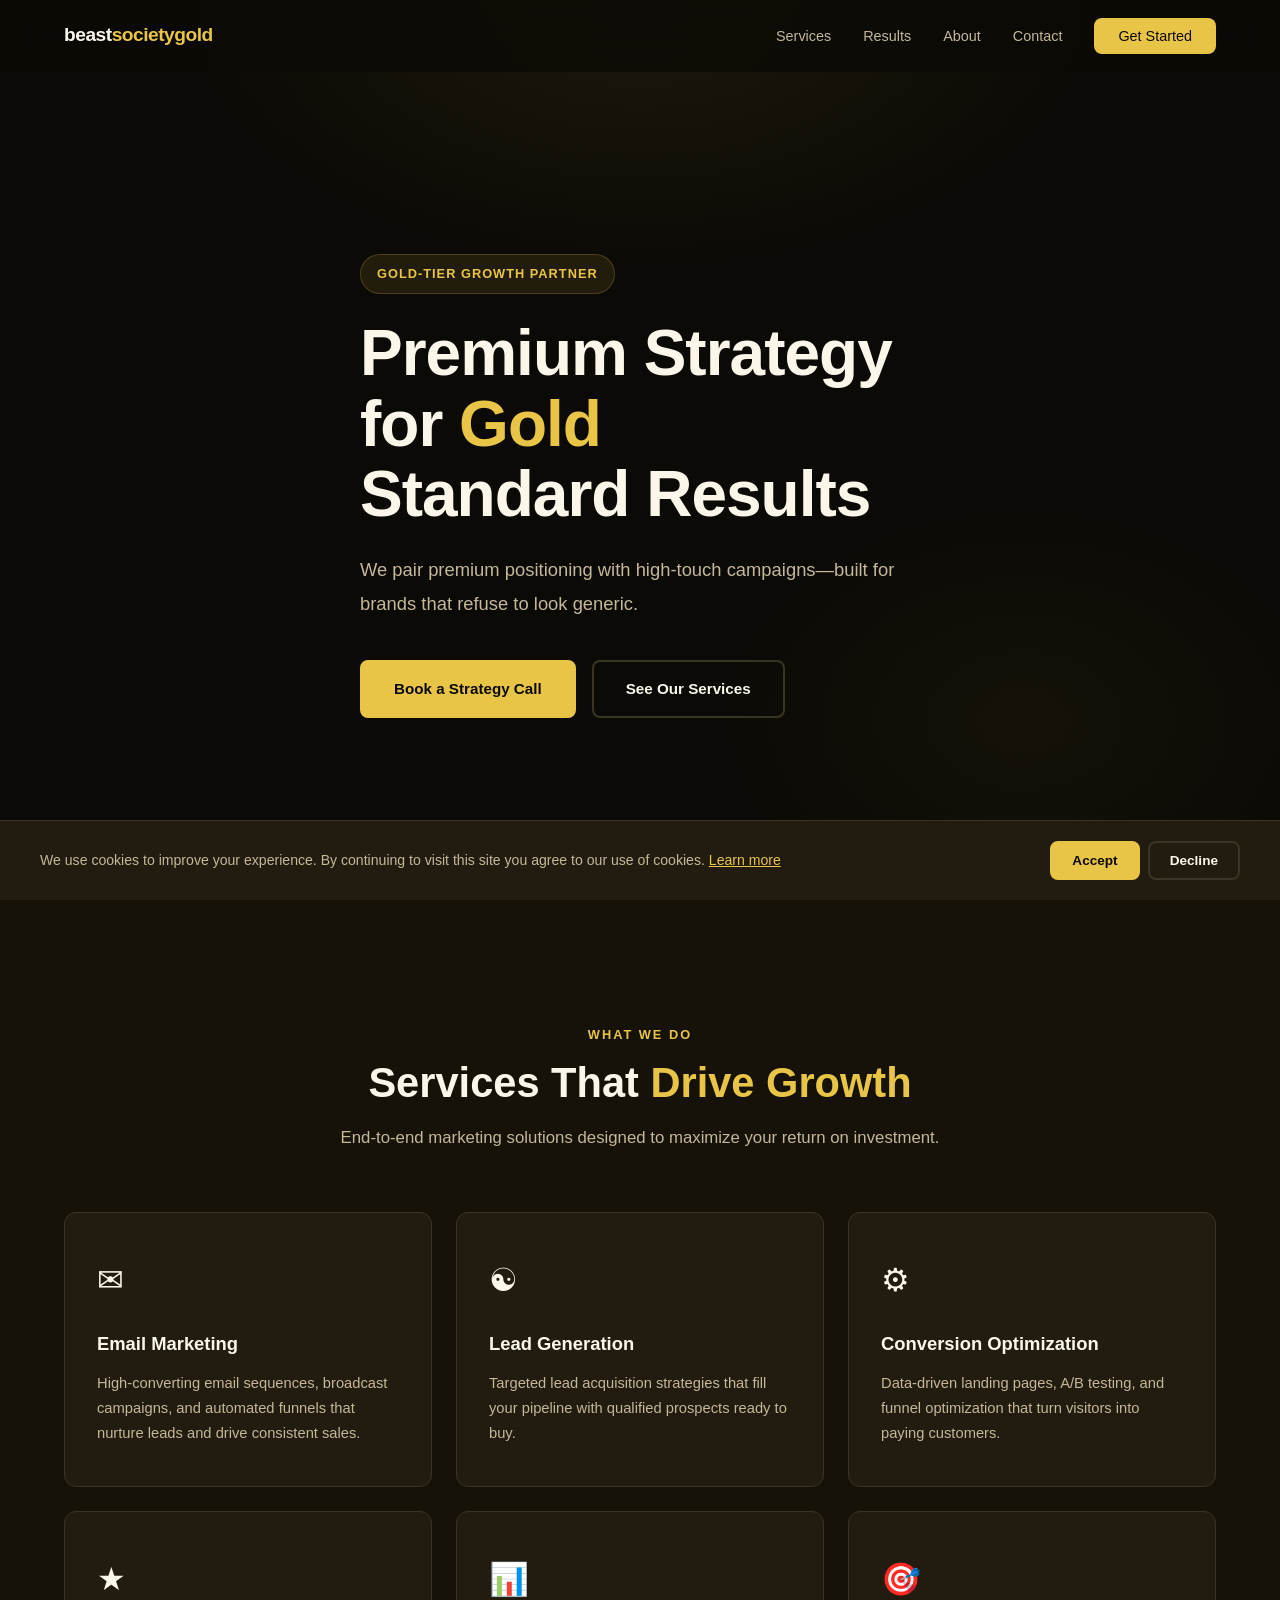
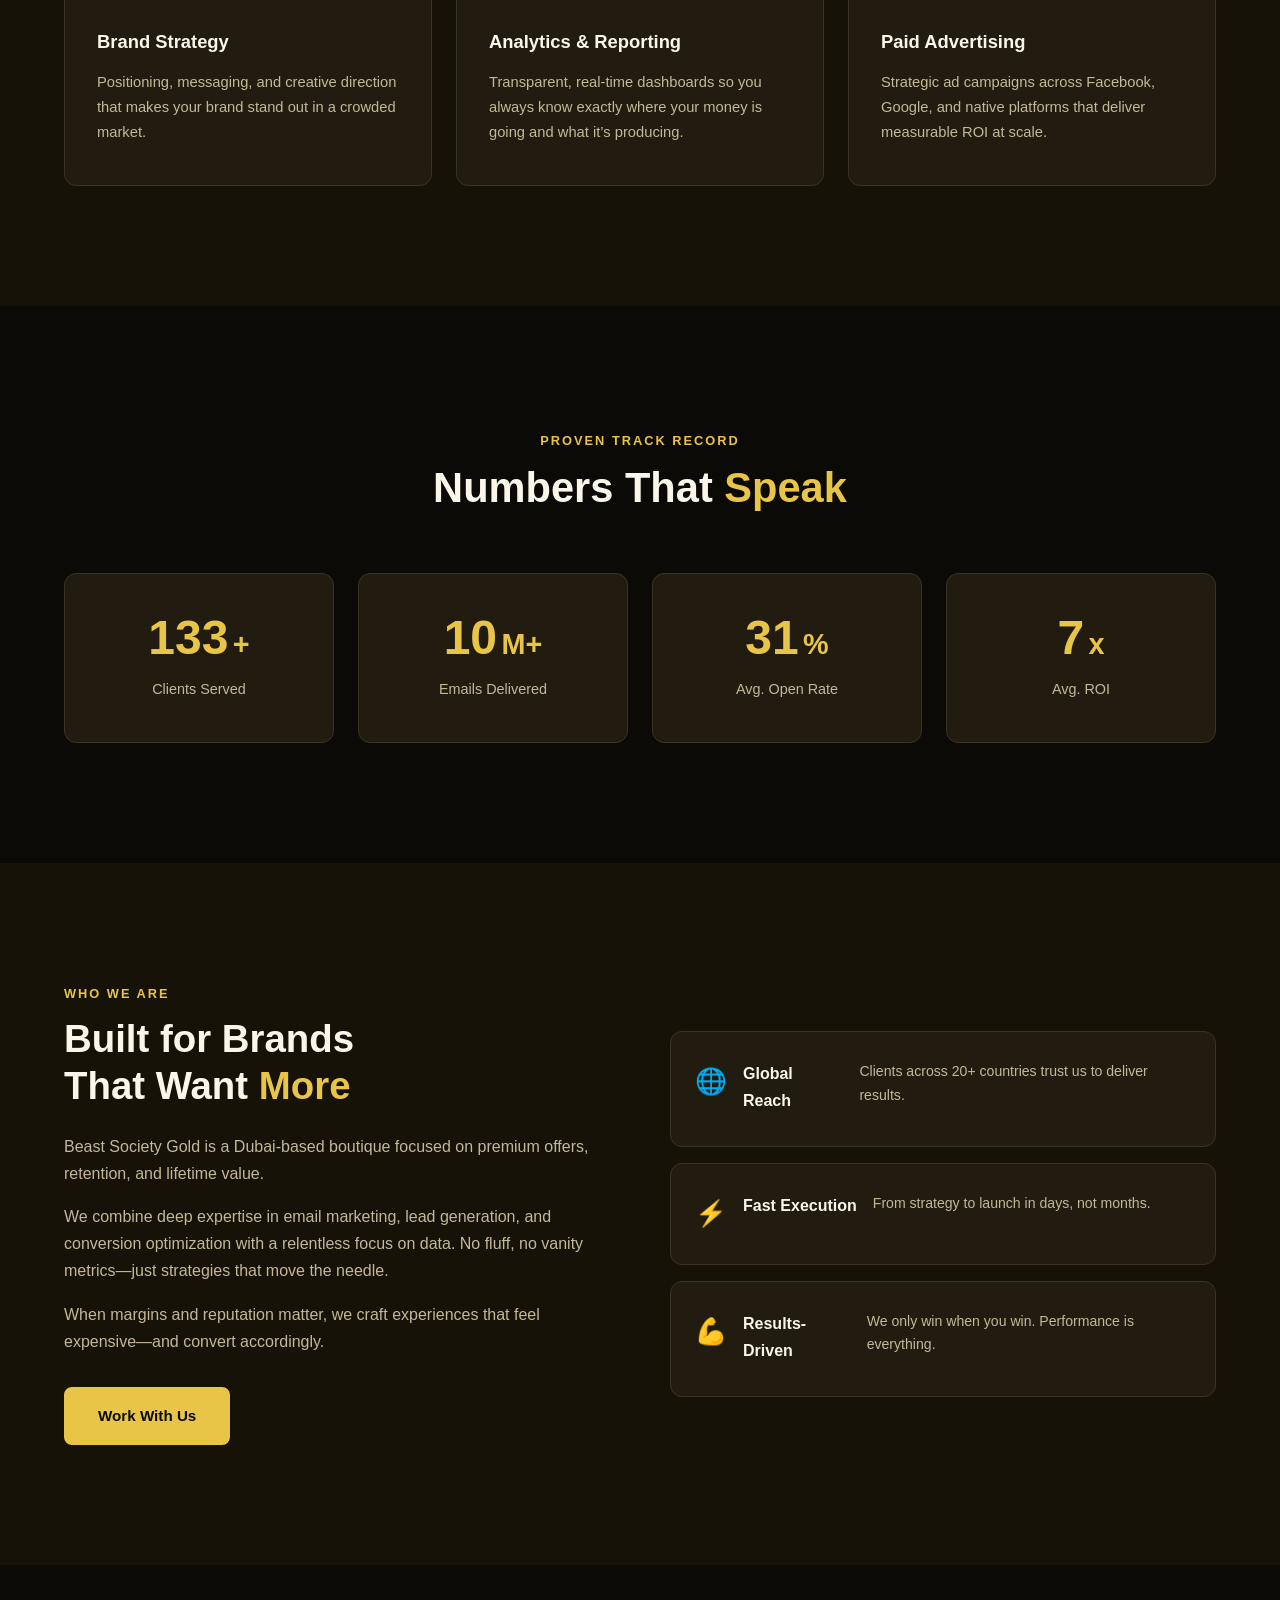
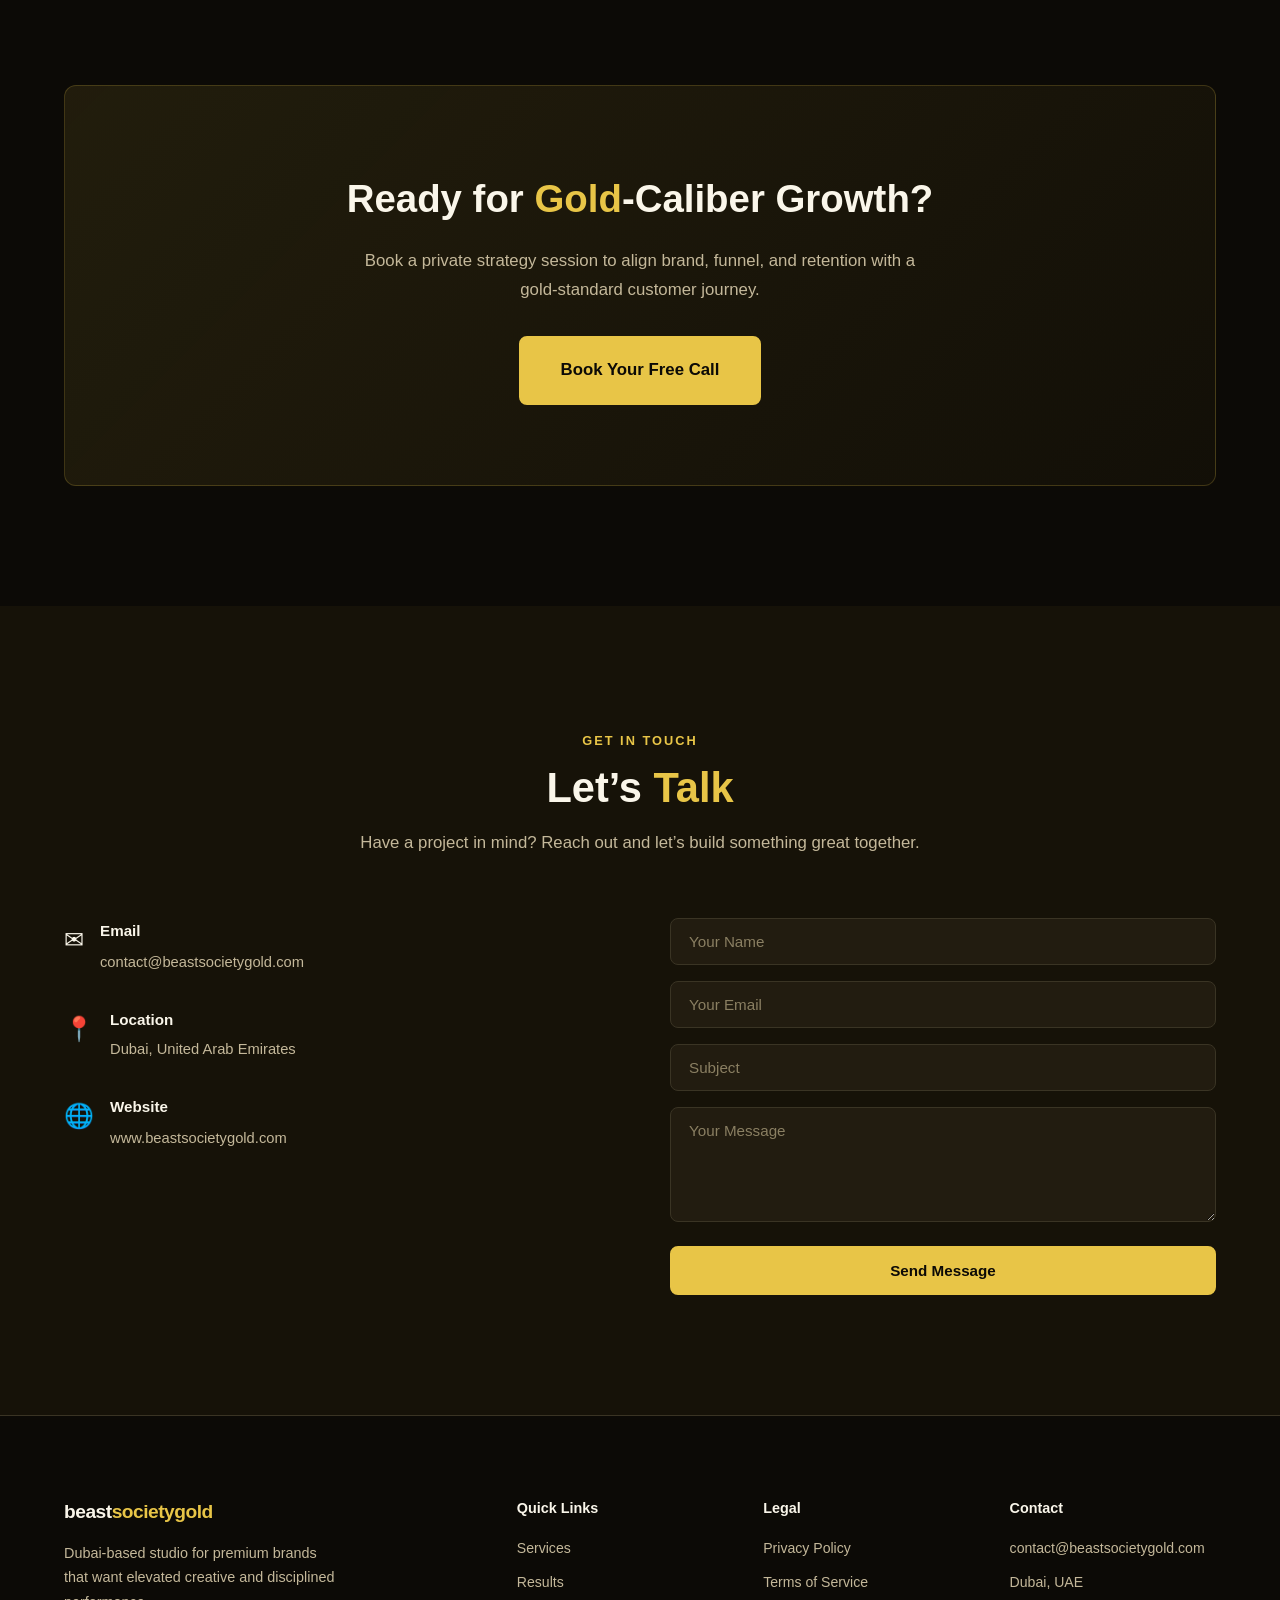
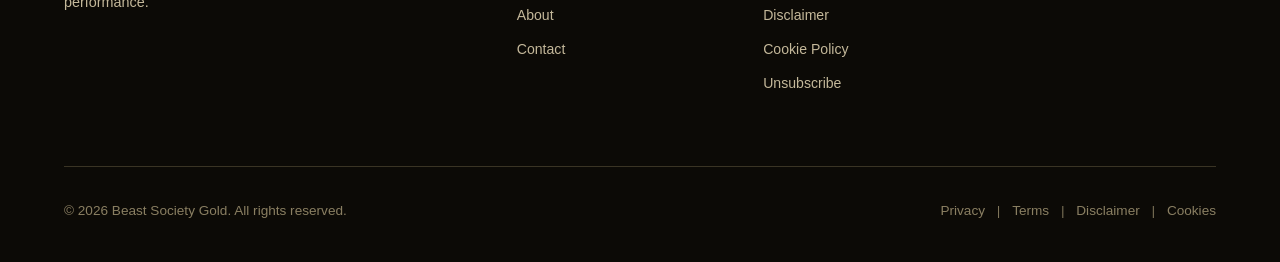
<file: index.html>
<!DOCTYPE html>
<html lang="en">
<head>
    <meta charset="UTF-8">
    <meta name="viewport" content="width=device-width, initial-scale=1.0">
    <title>Beast Society Gold — Digital Marketing Agency | Dubai, UAE</title>
    <meta name="description" content="Beast Society Gold is a Dubai-based digital marketing agency specializing in email marketing, lead generation, and conversion optimization for ambitious brands.">
    <link rel="icon" type="image/svg+xml" href="favicon.svg">
    <link rel="canonical" href="https://www.beastsocietygold.com/">

    <!-- Open Graph -->
    <meta property="og:type" content="website">
    <meta property="og:url" content="https://www.beastsocietygold.com/">
    <meta property="og:title" content="Beast Society Gold — Digital Marketing Agency">
    <meta property="og:description" content="Dubai-based digital marketing agency specializing in email marketing, lead generation, and conversion optimization.">
    <meta property="og:site_name" content="Beast Society Gold">

    <!-- Twitter Card -->
    <meta name="twitter:card" content="summary_large_image">
    <meta name="twitter:title" content="Beast Society Gold — Digital Marketing Agency">
    <meta name="twitter:description" content="Dubai-based digital marketing agency specializing in email marketing, lead generation, and conversion optimization.">

    <!-- Schema.org -->
    <script type="application/ld+json">
    {
        "@context": "https://schema.org",
        "@type": "MarketingAgency",
        "name": "Beast Society Gold",
        "url": "https://www.beastsocietygold.com",
        "email": "contact@beastsocietygold.com",
        "description": "Dubai-based digital marketing agency specializing in email marketing, lead generation, and conversion optimization.",
        "address": {
            "@type": "PostalAddress",
            "addressLocality": "Dubai",
            "addressCountry": "AE"
        },
        "areaServed": "Worldwide",
        "sameAs": []
    }
    </script>

    <link rel="stylesheet" href="style.css">
</head>
<body>

    <!-- Navigation -->
    <nav class="nav" id="nav">
        <div class="nav-container">
            <a href="#" class="nav-logo">beast<span>society</span><span>gold</span></a>
            <button class="nav-toggle" id="navToggle" aria-label="Toggle navigation">
                <span></span><span></span><span></span>
            </button>
            <ul class="nav-menu" id="navMenu">
                <li><a href="#services">Services</a></li>
                <li><a href="#results">Results</a></li>
                <li><a href="#about">About</a></li>
                <li><a href="#contact">Contact</a></li>
                <li><a href="#contact" class="nav-cta">Get Started</a></li>
            </ul>
        </div>
    </nav>

    <!-- Hero -->
    <section class="hero" id="hero">
        <div class="hero-bg"></div>
        <div class="container">
            <div class="hero-content fade-in">
                <div class="hero-badge">Gold-Tier Growth Partner</div>
                <h1>Premium Strategy<br>for <span class="highlight">Gold</span><br>Standard Results</h1>
                <p class="hero-sub">We pair premium positioning with high-touch campaigns—built for brands that refuse to look generic.</p>
                <div class="hero-actions">
                    <a href="#contact" class="btn btn-primary">Book a Strategy Call</a>
                    <a href="#services" class="btn btn-outline">See Our Services</a>
                </div>
            </div>
        </div>
    </section>

    <!-- Services -->
    <section class="services" id="services">
        <div class="container">
            <div class="section-header fade-in">
                <span class="section-tag">What We Do</span>
                <h2>Services That <span class="highlight">Drive Growth</span></h2>
                <p>End-to-end marketing solutions designed to maximize your return on investment.</p>
            </div>
            <div class="services-grid">
                <div class="service-card fade-in">
                    <div class="service-icon">&#9993;</div>
                    <h3>Email Marketing</h3>
                    <p>High-converting email sequences, broadcast campaigns, and automated funnels that nurture leads and drive consistent sales.</p>
                </div>
                <div class="service-card fade-in">
                    <div class="service-icon">&#9775;</div>
                    <h3>Lead Generation</h3>
                    <p>Targeted lead acquisition strategies that fill your pipeline with qualified prospects ready to buy.</p>
                </div>
                <div class="service-card fade-in">
                    <div class="service-icon">&#9881;</div>
                    <h3>Conversion Optimization</h3>
                    <p>Data-driven landing pages, A/B testing, and funnel optimization that turn visitors into paying customers.</p>
                </div>
                <div class="service-card fade-in">
                    <div class="service-icon">&#9733;</div>
                    <h3>Brand Strategy</h3>
                    <p>Positioning, messaging, and creative direction that makes your brand stand out in a crowded market.</p>
                </div>
                <div class="service-card fade-in">
                    <div class="service-icon">&#128202;</div>
                    <h3>Analytics &amp; Reporting</h3>
                    <p>Transparent, real-time dashboards so you always know exactly where your money is going and what it&rsquo;s producing.</p>
                </div>
                <div class="service-card fade-in">
                    <div class="service-icon">&#127919;</div>
                    <h3>Paid Advertising</h3>
                    <p>Strategic ad campaigns across Facebook, Google, and native platforms that deliver measurable ROI at scale.</p>
                </div>
            </div>
        </div>
    </section>

    <!-- Results / Stats -->
    <section class="results" id="results">
        <div class="container">
            <div class="section-header fade-in">
                <span class="section-tag">Proven Track Record</span>
                <h2>Numbers That <span class="highlight">Speak</span></h2>
            </div>
            <div class="stats-grid">
                <div class="stat-card fade-in">
                    <div class="stat-number" data-target="150">0</div>
                    <div class="stat-suffix">+</div>
                    <div class="stat-label">Clients Served</div>
                </div>
                <div class="stat-card fade-in">
                    <div class="stat-number" data-target="12">0</div>
                    <div class="stat-suffix">M+</div>
                    <div class="stat-label">Emails Delivered</div>
                </div>
                <div class="stat-card fade-in">
                    <div class="stat-number" data-target="35">0</div>
                    <div class="stat-suffix">%</div>
                    <div class="stat-label">Avg. Open Rate</div>
                </div>
                <div class="stat-card fade-in">
                    <div class="stat-number" data-target="8">0</div>
                    <div class="stat-suffix">x</div>
                    <div class="stat-label">Avg. ROI</div>
                </div>
            </div>
        </div>
    </section>

    <!-- About -->
    <section class="about" id="about">
        <div class="container">
            <div class="about-grid">
                <div class="about-content fade-in">
                    <span class="section-tag">Who We Are</span>
                    <h2>Built for Brands<br>That Want <span class="highlight">More</span></h2>
                    <p>Beast Society Gold is a Dubai-based boutique focused on premium offers, retention, and lifetime value.</p>
                    <p>We combine deep expertise in email marketing, lead generation, and conversion optimization with a relentless focus on data. No fluff, no vanity metrics&mdash;just strategies that move the needle.</p>
                    <p>When margins and reputation matter, we craft experiences that feel expensive—and convert accordingly.</p>
                    <a href="#contact" class="btn btn-primary">Work With Us</a>
                </div>
                <div class="about-visual fade-in">
                    <div class="about-card">
                        <div class="about-card-icon">&#127760;</div>
                        <h4>Global Reach</h4>
                        <p>Clients across 20+ countries trust us to deliver results.</p>
                    </div>
                    <div class="about-card">
                        <div class="about-card-icon">&#9889;</div>
                        <h4>Fast Execution</h4>
                        <p>From strategy to launch in days, not months.</p>
                    </div>
                    <div class="about-card">
                        <div class="about-card-icon">&#128170;</div>
                        <h4>Results-Driven</h4>
                        <p>We only win when you win. Performance is everything.</p>
                    </div>
                </div>
            </div>
        </div>
    </section>

    <!-- CTA -->
    <section class="cta-section">
        <div class="container">
            <div class="cta-box fade-in">
                <h2>Ready for <span class="highlight">Gold</span>-Caliber Growth?</h2>
                <p>Book a private strategy session to align brand, funnel, and retention with a gold-standard customer journey.</p>
                <a href="#contact" class="btn btn-primary btn-lg">Book Your Free Call</a>
            </div>
        </div>
    </section>

    <!-- Contact -->
    <section class="contact" id="contact">
        <div class="container">
            <div class="section-header fade-in">
                <span class="section-tag">Get In Touch</span>
                <h2>Let&rsquo;s <span class="highlight">Talk</span></h2>
                <p>Have a project in mind? Reach out and let&rsquo;s build something great together.</p>
            </div>
            <div class="contact-grid">
                <div class="contact-info fade-in">
                    <div class="contact-item">
                        <div class="contact-icon">&#9993;</div>
                        <div>
                            <h4>Email</h4>
                            <a href="mailto:contact@beastsocietygold.com">contact@beastsocietygold.com</a>
                        </div>
                    </div>
                    <div class="contact-item">
                        <div class="contact-icon">&#128205;</div>
                        <div>
                            <h4>Location</h4>
                            <p>Dubai, United Arab Emirates</p>
                        </div>
                    </div>
                    <div class="contact-item">
                        <div class="contact-icon">&#127760;</div>
                        <div>
                            <h4>Website</h4>
                            <a href="https://www.beastsocietygold.com">www.beastsocietygold.com</a>
                        </div>
                    </div>
                </div>
                <form class="contact-form fade-in" id="contactForm">
                    <div class="form-group">
                        <input type="text" name="name" placeholder="Your Name" required>
                    </div>
                    <div class="form-group">
                        <input type="email" name="email" placeholder="Your Email" required>
                    </div>
                    <div class="form-group">
                        <input type="text" name="subject" placeholder="Subject">
                    </div>
                    <div class="form-group">
                        <textarea name="message" rows="5" placeholder="Your Message" required></textarea>
                    </div>
                    <button type="submit" class="btn btn-primary btn-full">Send Message</button>
                </form>
            </div>
        </div>
    </section>

    <!-- Footer -->
    <footer class="footer">
        <div class="container">
            <div class="footer-grid">
                <div class="footer-brand">
                    <a href="#" class="nav-logo">beast<span>society</span><span>gold</span></a>
                    <p>Dubai-based studio for premium brands that want elevated creative and disciplined performance.</p>
                </div>
                <div class="footer-links">
                    <h4>Quick Links</h4>
                    <ul>
                        <li><a href="#services">Services</a></li>
                        <li><a href="#results">Results</a></li>
                        <li><a href="#about">About</a></li>
                        <li><a href="#contact">Contact</a></li>
                    </ul>
                </div>
                <div class="footer-links">
                    <h4>Legal</h4>
                    <ul>
                        <li><a href="privacy-policy.html">Privacy Policy</a></li>
                        <li><a href="terms-of-service.html">Terms of Service</a></li>
                        <li><a href="disclaimer.html">Disclaimer</a></li>
                        <li><a href="cookie-policy.html">Cookie Policy</a></li>
                        <li><a href="unsubscribe.html">Unsubscribe</a></li>
                    </ul>
                </div>
                <div class="footer-links">
                    <h4>Contact</h4>
                    <ul>
                        <li><a href="mailto:contact@beastsocietygold.com">contact@beastsocietygold.com</a></li>
                        <li>Dubai, UAE</li>
                    </ul>
                </div>
            </div>
            <div class="footer-bottom">
                <p>&copy; 2026 Beast Society Gold. All rights reserved.</p>
                <div class="footer-legal">
                    <a href="privacy-policy.html">Privacy</a>
                    <span>|</span>
                    <a href="terms-of-service.html">Terms</a>
                    <span>|</span>
                    <a href="disclaimer.html">Disclaimer</a>
                    <span>|</span>
                    <a href="cookie-policy.html">Cookies</a>
                </div>
            </div>
        </div>
    </footer>

    <!-- Cookie Consent Banner -->
    <div class="cookie-banner" id="cookieBanner" style="display:none;">
        <div class="cookie-content">
            <p>We use cookies to improve your experience. By continuing to visit this site you agree to our use of cookies. <a href="cookie-policy.html">Learn more</a></p>
            <div class="cookie-actions">
                <button type="button" class="btn btn-primary btn-sm" id="cookieAccept">Accept</button>
                <button type="button" class="btn btn-outline btn-sm" id="cookieDecline">Decline</button>
            </div>
        </div>
    </div>

    <script src="script.js"></script>
</body>
</html>
</file>
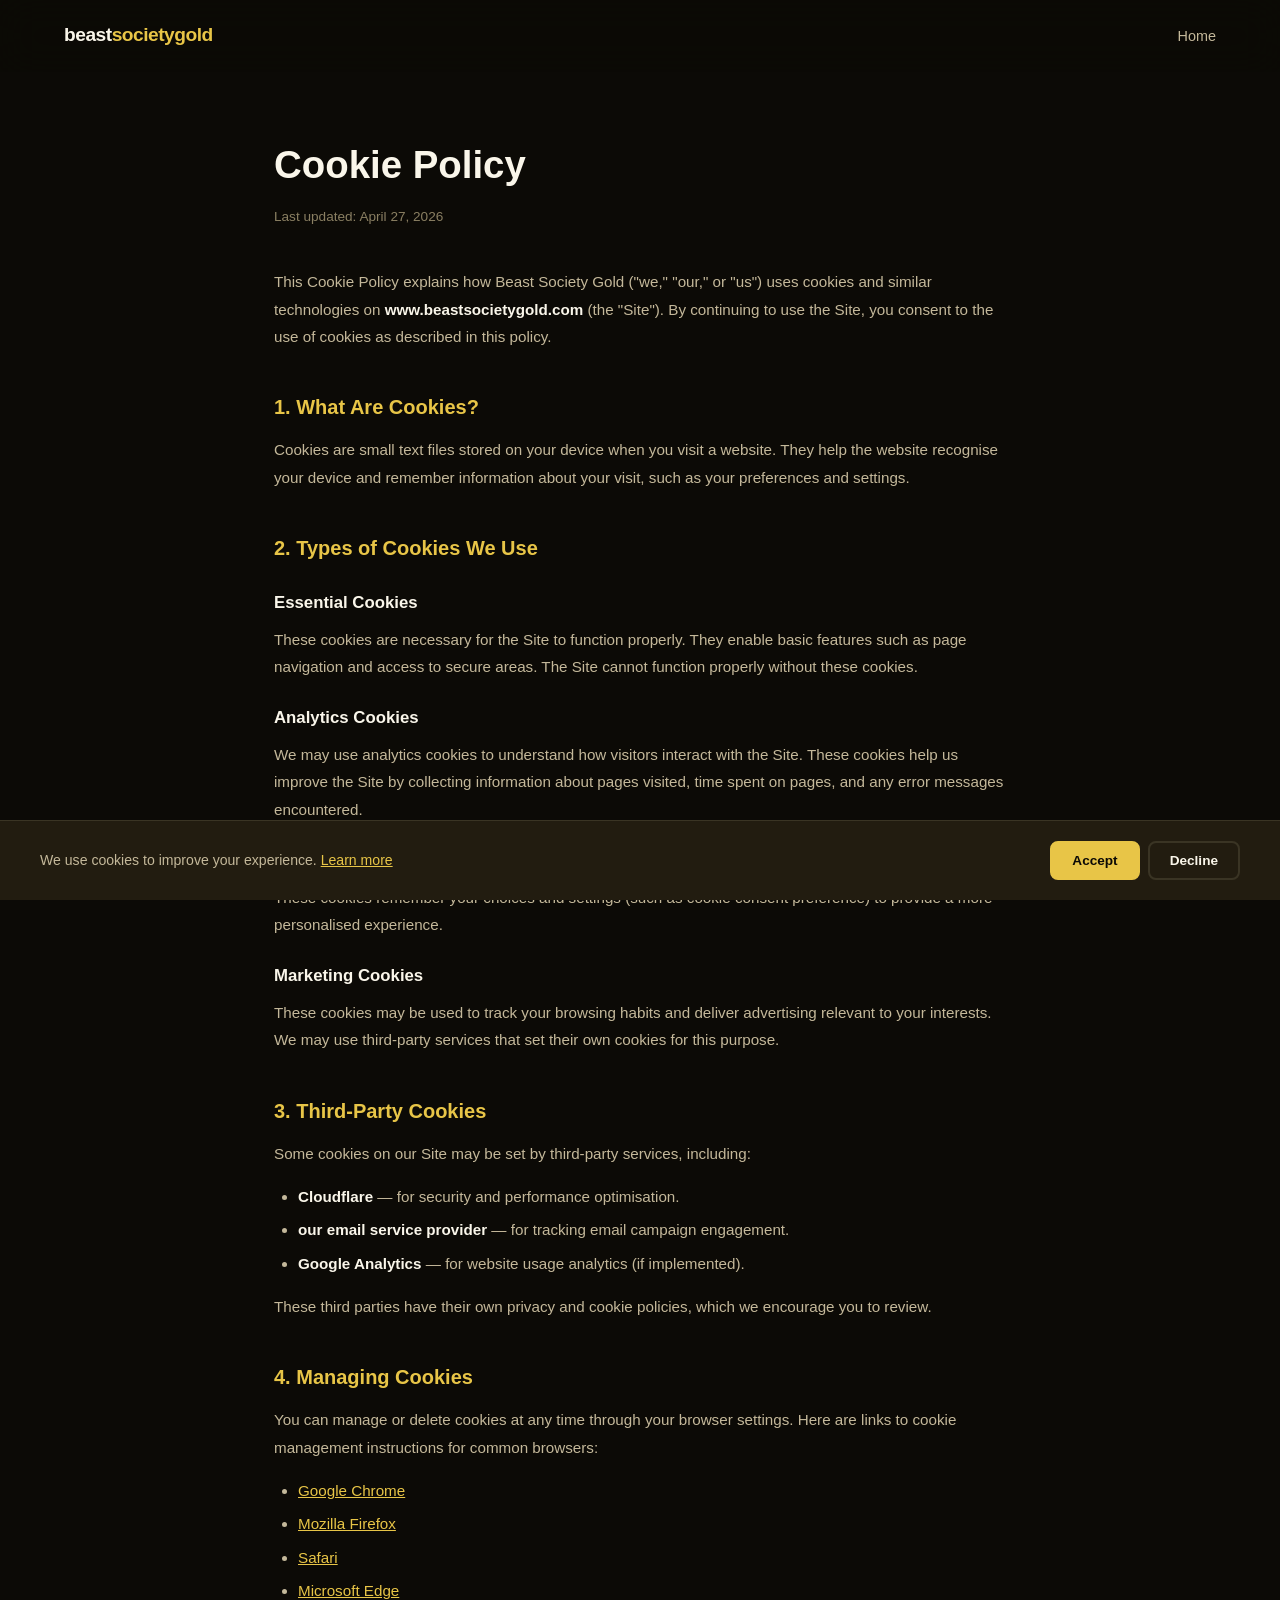
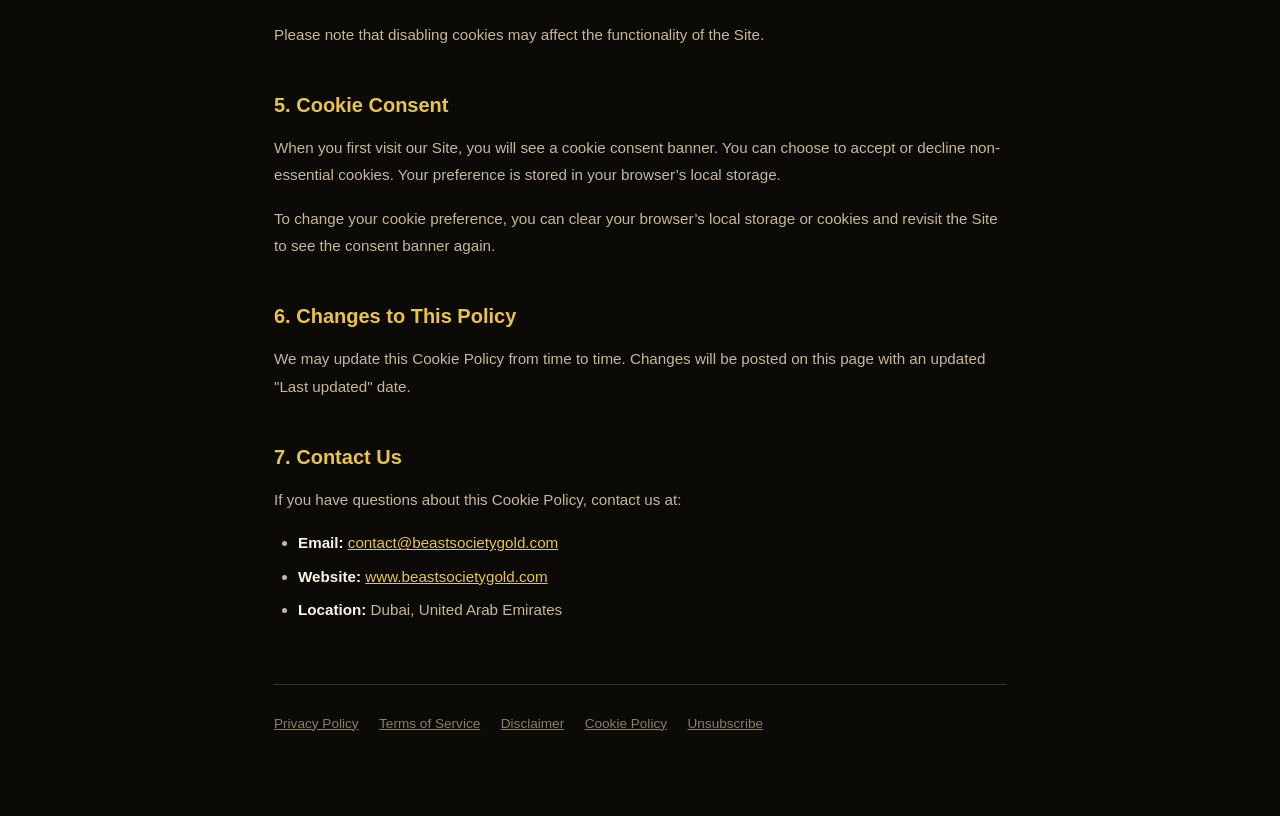
<file: cookie-policy.html>
<!DOCTYPE html>
<html lang="en">
<head>
    <meta charset="UTF-8">
    <meta name="viewport" content="width=device-width, initial-scale=1.0">
    <title>Cookie Policy — Beast Society Gold</title>
    <meta name="description" content="Cookie Policy for Beast Society Gold. Learn about how we use cookies and how to manage them.">
    <link rel="icon" type="image/svg+xml" href="favicon.svg">
    <link rel="canonical" href="https://www.beastsocietygold.com/cookie-policy.html">
    <meta property="og:type" content="website">
    <meta property="og:url" content="https://www.beastsocietygold.com/cookie-policy.html">
    <meta property="og:title" content="Cookie Policy — Beast Society Gold">
    <meta property="og:description" content="Learn about how Beast Society Gold uses cookies and how to manage them.">
    <meta property="og:site_name" content="Beast Society Gold">
    <link rel="stylesheet" href="style.css">
    <link rel="stylesheet" href="legal.css">
</head>
<body>
    <nav class="nav" id="nav">
        <div class="nav-container">
            <a href="/" class="nav-logo">beast<span>society</span><span>gold</span></a>
            <ul class="nav-menu" id="navMenu">
                <li><a href="/">Home</a></li>
            </ul>
        </div>
    </nav>

    <section class="legal-page">
        <div class="legal-container">
            <h1>Cookie Policy</h1>
            <span class="last-updated">Last updated: April 27, 2026</span>

            <p>This Cookie Policy explains how Beast Society Gold ("we," "our," or "us") uses cookies and similar technologies on <strong>www.beastsocietygold.com</strong> (the "Site"). By continuing to use the Site, you consent to the use of cookies as described in this policy.</p>

            <h2>1. What Are Cookies?</h2>
            <p>Cookies are small text files stored on your device when you visit a website. They help the website recognise your device and remember information about your visit, such as your preferences and settings.</p>

            <h2>2. Types of Cookies We Use</h2>
            <h3>Essential Cookies</h3>
            <p>These cookies are necessary for the Site to function properly. They enable basic features such as page navigation and access to secure areas. The Site cannot function properly without these cookies.</p>

            <h3>Analytics Cookies</h3>
            <p>We may use analytics cookies to understand how visitors interact with the Site. These cookies help us improve the Site by collecting information about pages visited, time spent on pages, and any error messages encountered.</p>

            <h3>Preference Cookies</h3>
            <p>These cookies remember your choices and settings (such as cookie consent preference) to provide a more personalised experience.</p>

            <h3>Marketing Cookies</h3>
            <p>These cookies may be used to track your browsing habits and deliver advertising relevant to your interests. We may use third-party services that set their own cookies for this purpose.</p>

            <h2>3. Third-Party Cookies</h2>
            <p>Some cookies on our Site may be set by third-party services, including:</p>
            <ul>
                <li><strong>Cloudflare</strong> — for security and performance optimisation.</li>
                <li><strong>our email service provider</strong> — for tracking email campaign engagement.</li>
                <li><strong>Google Analytics</strong> — for website usage analytics (if implemented).</li>
            </ul>
            <p>These third parties have their own privacy and cookie policies, which we encourage you to review.</p>

            <h2>4. Managing Cookies</h2>
            <p>You can manage or delete cookies at any time through your browser settings. Here are links to cookie management instructions for common browsers:</p>
            <ul>
                <li><a href="https://support.google.com/chrome/answer/95647" target="_blank" rel="noopener">Google Chrome</a></li>
                <li><a href="https://support.mozilla.org/en-US/kb/clear-cookies-and-site-data-firefox" target="_blank" rel="noopener">Mozilla Firefox</a></li>
                <li><a href="https://support.apple.com/en-gb/guide/safari/sfri11471/mac" target="_blank" rel="noopener">Safari</a></li>
                <li><a href="https://support.microsoft.com/en-us/microsoft-edge/delete-cookies-in-microsoft-edge-63947406-40ac-c3b8-57b9-2a946a29ae09" target="_blank" rel="noopener">Microsoft Edge</a></li>
            </ul>
            <p>Please note that disabling cookies may affect the functionality of the Site.</p>

            <h2>5. Cookie Consent</h2>
            <p>When you first visit our Site, you will see a cookie consent banner. You can choose to accept or decline non-essential cookies. Your preference is stored in your browser&rsquo;s local storage.</p>
            <p>To change your cookie preference, you can clear your browser&rsquo;s local storage or cookies and revisit the Site to see the consent banner again.</p>

            <h2>6. Changes to This Policy</h2>
            <p>We may update this Cookie Policy from time to time. Changes will be posted on this page with an updated "Last updated" date.</p>

            <h2>7. Contact Us</h2>
            <p>If you have questions about this Cookie Policy, contact us at:</p>
            <ul>
                <li><strong>Email:</strong> <a href="mailto:contact@beastsocietygold.com">contact@beastsocietygold.com</a></li>
                <li><strong>Website:</strong> <a href="https://www.beastsocietygold.com">www.beastsocietygold.com</a></li>
                <li><strong>Location:</strong> Dubai, United Arab Emirates</li>
            </ul>

            <div class="legal-footer">
                <a href="privacy-policy.html">Privacy Policy</a>
                <a href="terms-of-service.html">Terms of Service</a>
                <a href="disclaimer.html">Disclaimer</a>
                <a href="cookie-policy.html">Cookie Policy</a>
                <a href="unsubscribe.html">Unsubscribe</a>
            </div>
        </div>
    </section>

    <div class="cookie-banner" id="cookieBanner" style="display:none;">
        <div class="cookie-content">
            <p>We use cookies to improve your experience. <a href="cookie-policy.html">Learn more</a></p>
            <div class="cookie-actions">
                <button type="button" class="btn btn-primary btn-sm" id="cookieAccept">Accept</button>
                <button type="button" class="btn btn-outline btn-sm" id="cookieDecline">Decline</button>
            </div>
        </div>
    </div>
    <script src="script.js"></script>
</body>
</html>
</file>
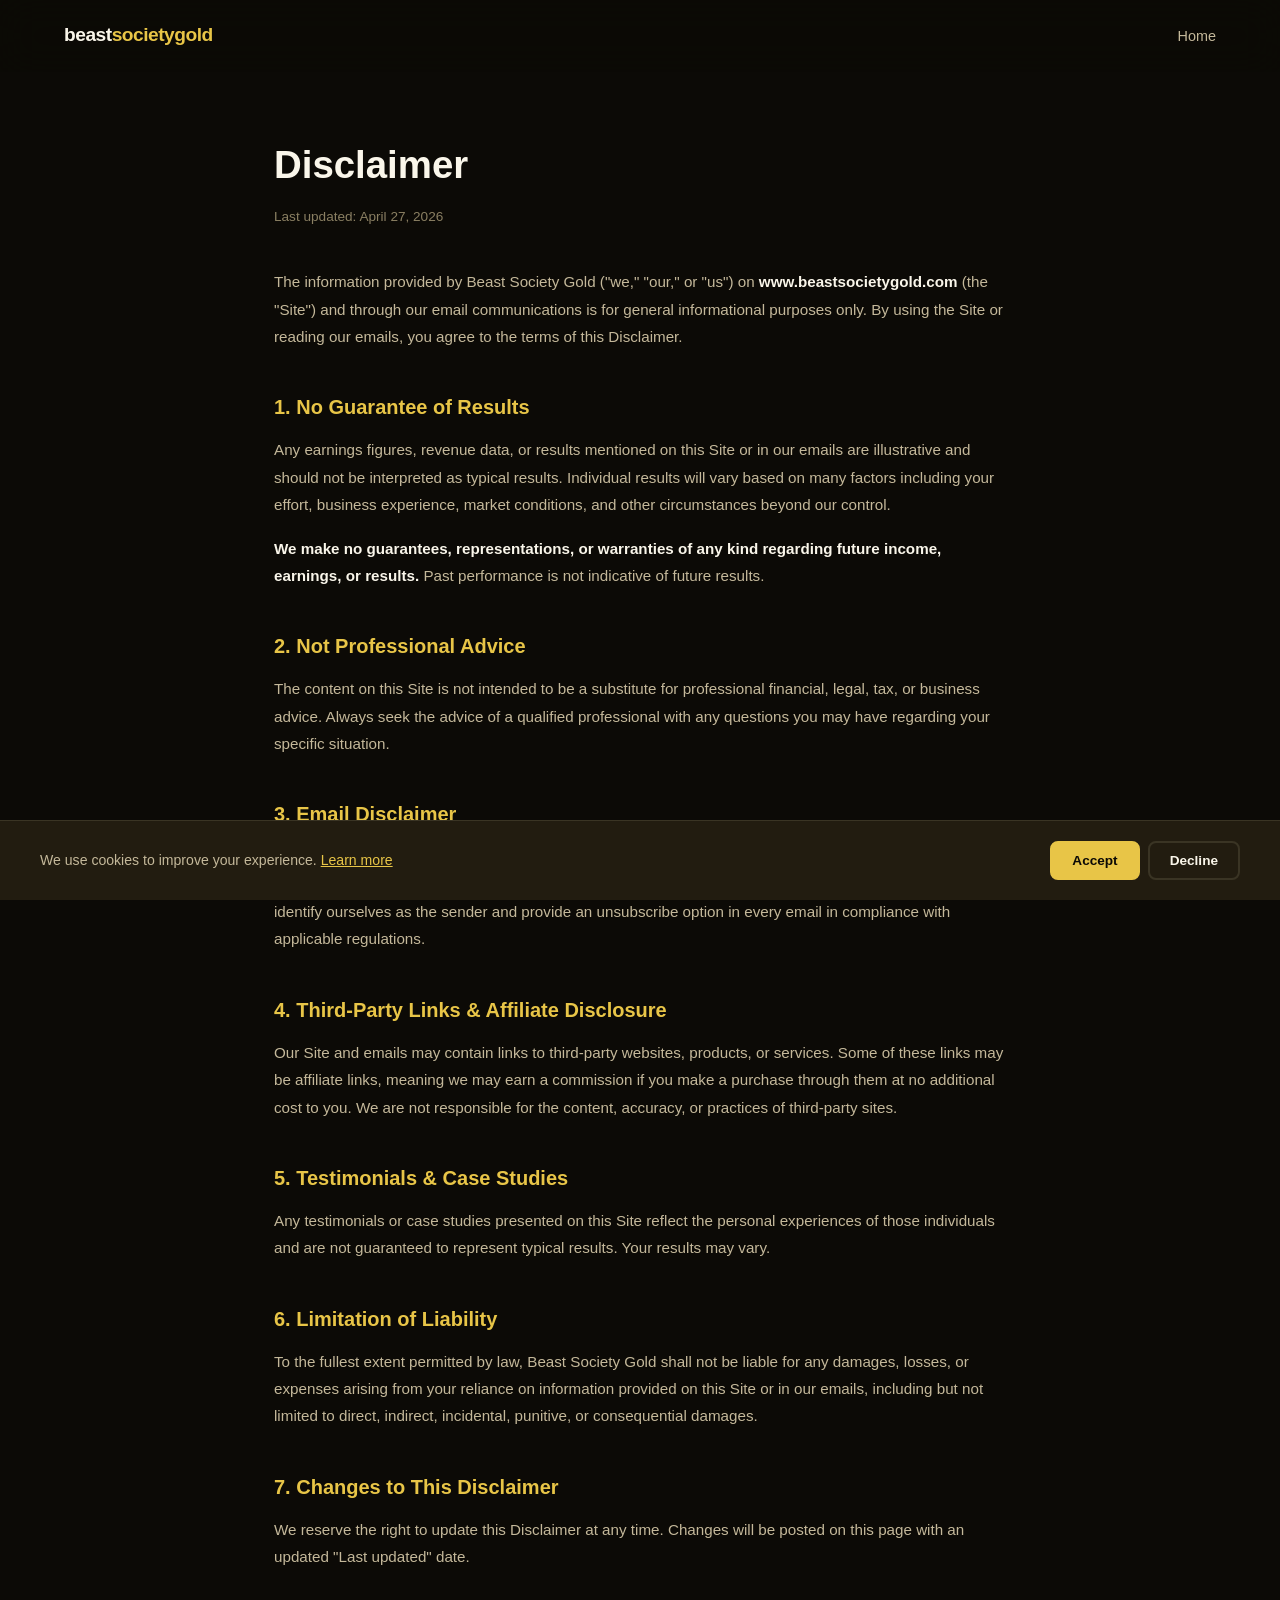
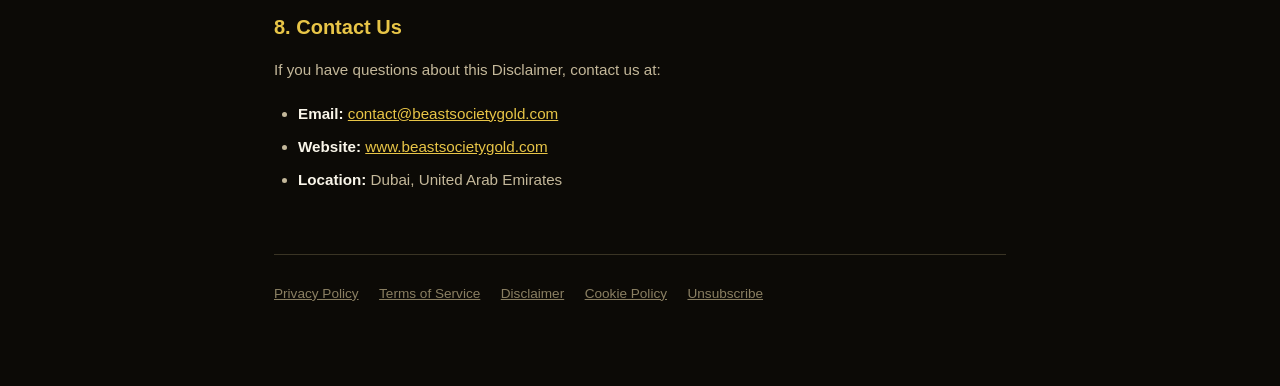
<file: disclaimer.html>
<!DOCTYPE html>
<html lang="en">
<head>
    <meta charset="UTF-8">
    <meta name="viewport" content="width=device-width, initial-scale=1.0">
    <title>Disclaimer — Beast Society Gold</title>
    <meta name="description" content="Disclaimer for Beast Society Gold. Read our legal disclaimers regarding results, earnings, and professional advice.">
    <link rel="icon" type="image/svg+xml" href="favicon.svg">
    <link rel="canonical" href="https://www.beastsocietygold.com/disclaimer.html">
    <meta property="og:type" content="website">
    <meta property="og:url" content="https://www.beastsocietygold.com/disclaimer.html">
    <meta property="og:title" content="Disclaimer — Beast Society Gold">
    <meta property="og:description" content="Legal disclaimers regarding results, earnings, and professional advice from Beast Society Gold.">
    <meta property="og:site_name" content="Beast Society Gold">
    <link rel="stylesheet" href="style.css">
    <link rel="stylesheet" href="legal.css">
</head>
<body>
    <nav class="nav" id="nav">
        <div class="nav-container">
            <a href="/" class="nav-logo">beast<span>society</span><span>gold</span></a>
            <ul class="nav-menu" id="navMenu">
                <li><a href="/">Home</a></li>
            </ul>
        </div>
    </nav>

    <section class="legal-page">
        <div class="legal-container">
            <h1>Disclaimer</h1>
            <span class="last-updated">Last updated: April 27, 2026</span>

            <p>The information provided by Beast Society Gold ("we," "our," or "us") on <strong>www.beastsocietygold.com</strong> (the "Site") and through our email communications is for general informational purposes only. By using the Site or reading our emails, you agree to the terms of this Disclaimer.</p>

            <h2>1. No Guarantee of Results</h2>
            <p>Any earnings figures, revenue data, or results mentioned on this Site or in our emails are illustrative and should not be interpreted as typical results. Individual results will vary based on many factors including your effort, business experience, market conditions, and other circumstances beyond our control.</p>
            <p><strong>We make no guarantees, representations, or warranties of any kind regarding future income, earnings, or results.</strong> Past performance is not indicative of future results.</p>

            <h2>2. Not Professional Advice</h2>
            <p>The content on this Site is not intended to be a substitute for professional financial, legal, tax, or business advice. Always seek the advice of a qualified professional with any questions you may have regarding your specific situation.</p>

            <h2>3. Email Disclaimer</h2>
            <p>Emails sent by Beast Society Gold may contain marketing content, promotional offers, and affiliate links. By subscribing to our email list, you acknowledge that our emails may include commercial content. We always identify ourselves as the sender and provide an unsubscribe option in every email in compliance with applicable regulations.</p>

            <h2>4. Third-Party Links &amp; Affiliate Disclosure</h2>
            <p>Our Site and emails may contain links to third-party websites, products, or services. Some of these links may be affiliate links, meaning we may earn a commission if you make a purchase through them at no additional cost to you. We are not responsible for the content, accuracy, or practices of third-party sites.</p>

            <h2>5. Testimonials &amp; Case Studies</h2>
            <p>Any testimonials or case studies presented on this Site reflect the personal experiences of those individuals and are not guaranteed to represent typical results. Your results may vary.</p>

            <h2>6. Limitation of Liability</h2>
            <p>To the fullest extent permitted by law, Beast Society Gold shall not be liable for any damages, losses, or expenses arising from your reliance on information provided on this Site or in our emails, including but not limited to direct, indirect, incidental, punitive, or consequential damages.</p>

            <h2>7. Changes to This Disclaimer</h2>
            <p>We reserve the right to update this Disclaimer at any time. Changes will be posted on this page with an updated "Last updated" date.</p>

            <h2>8. Contact Us</h2>
            <p>If you have questions about this Disclaimer, contact us at:</p>
            <ul>
                <li><strong>Email:</strong> <a href="mailto:contact@beastsocietygold.com">contact@beastsocietygold.com</a></li>
                <li><strong>Website:</strong> <a href="https://www.beastsocietygold.com">www.beastsocietygold.com</a></li>
                <li><strong>Location:</strong> Dubai, United Arab Emirates</li>
            </ul>

            <div class="legal-footer">
                <a href="privacy-policy.html">Privacy Policy</a>
                <a href="terms-of-service.html">Terms of Service</a>
                <a href="disclaimer.html">Disclaimer</a>
                <a href="cookie-policy.html">Cookie Policy</a>
                <a href="unsubscribe.html">Unsubscribe</a>
            </div>
        </div>
    </section>

    <div class="cookie-banner" id="cookieBanner" style="display:none;">
        <div class="cookie-content">
            <p>We use cookies to improve your experience. <a href="cookie-policy.html">Learn more</a></p>
            <div class="cookie-actions">
                <button type="button" class="btn btn-primary btn-sm" id="cookieAccept">Accept</button>
                <button type="button" class="btn btn-outline btn-sm" id="cookieDecline">Decline</button>
            </div>
        </div>
    </div>
    <script src="script.js"></script>
</body>
</html>
</file>
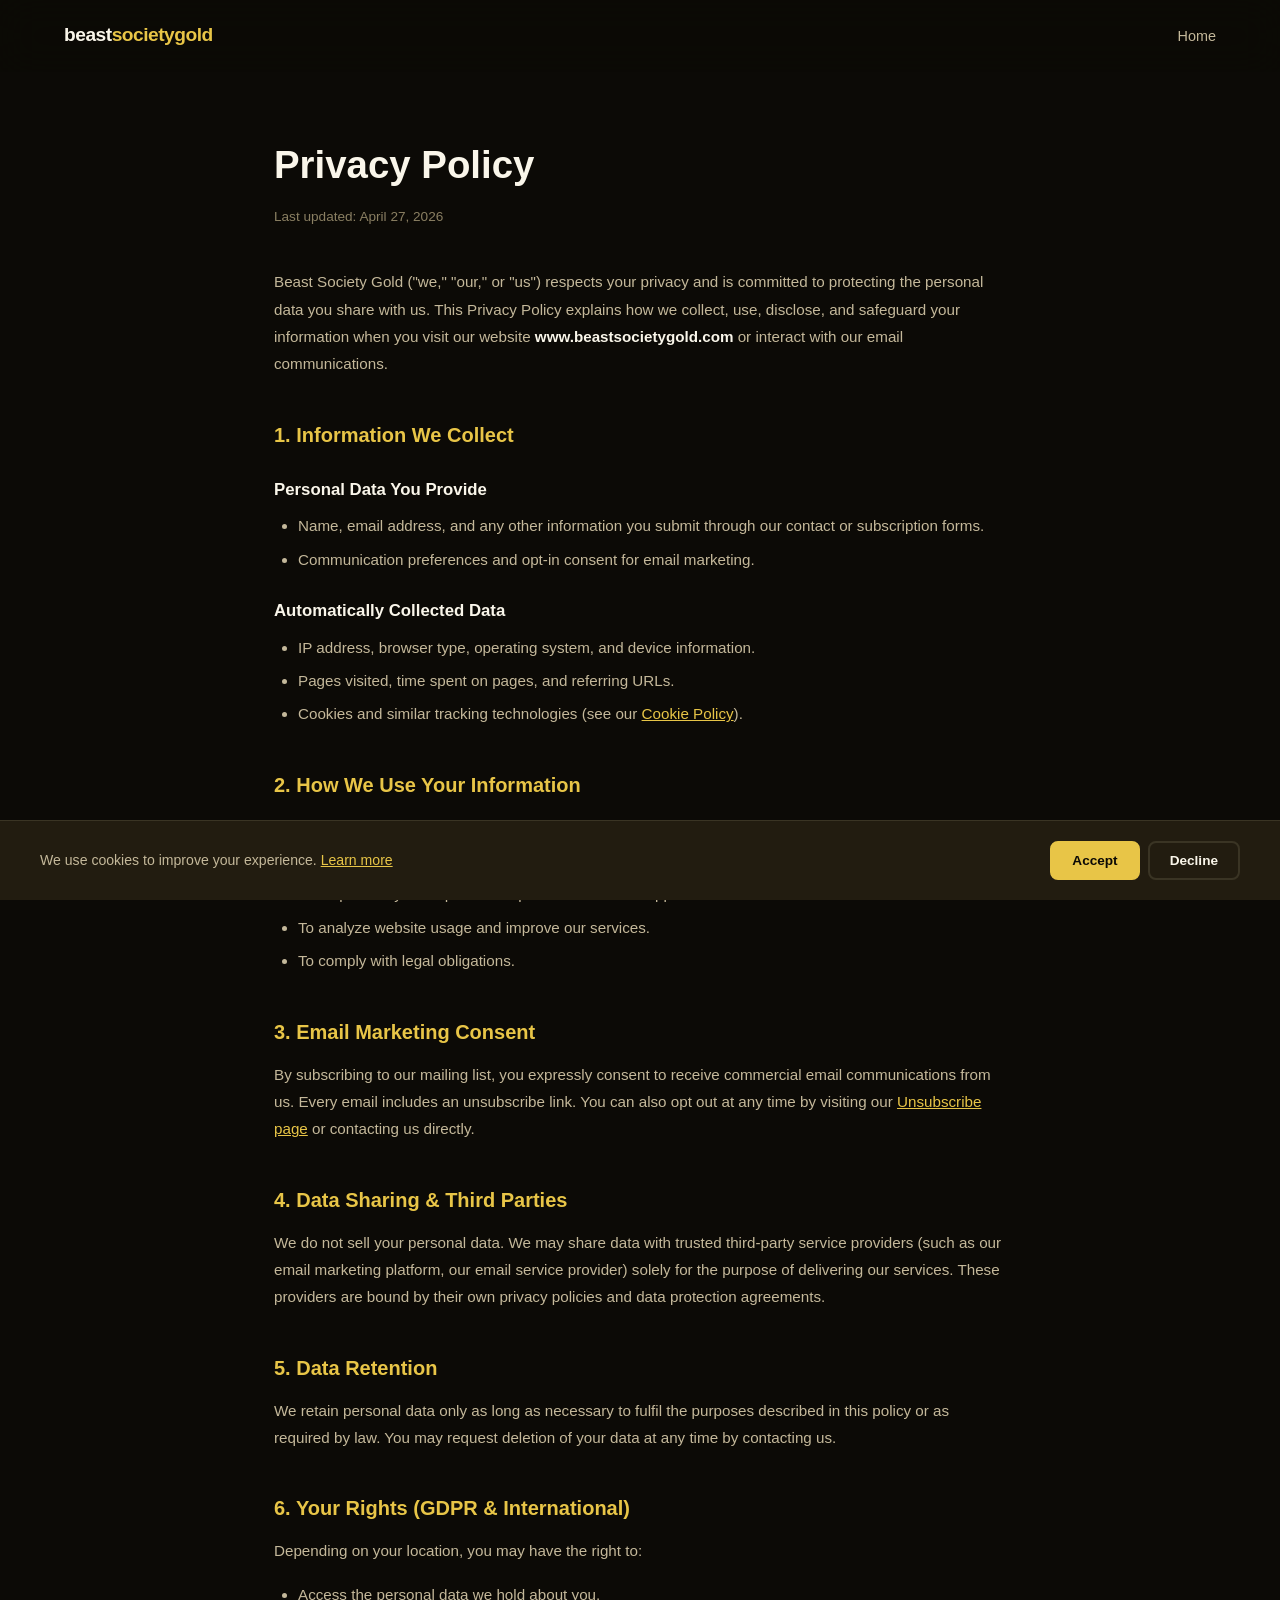
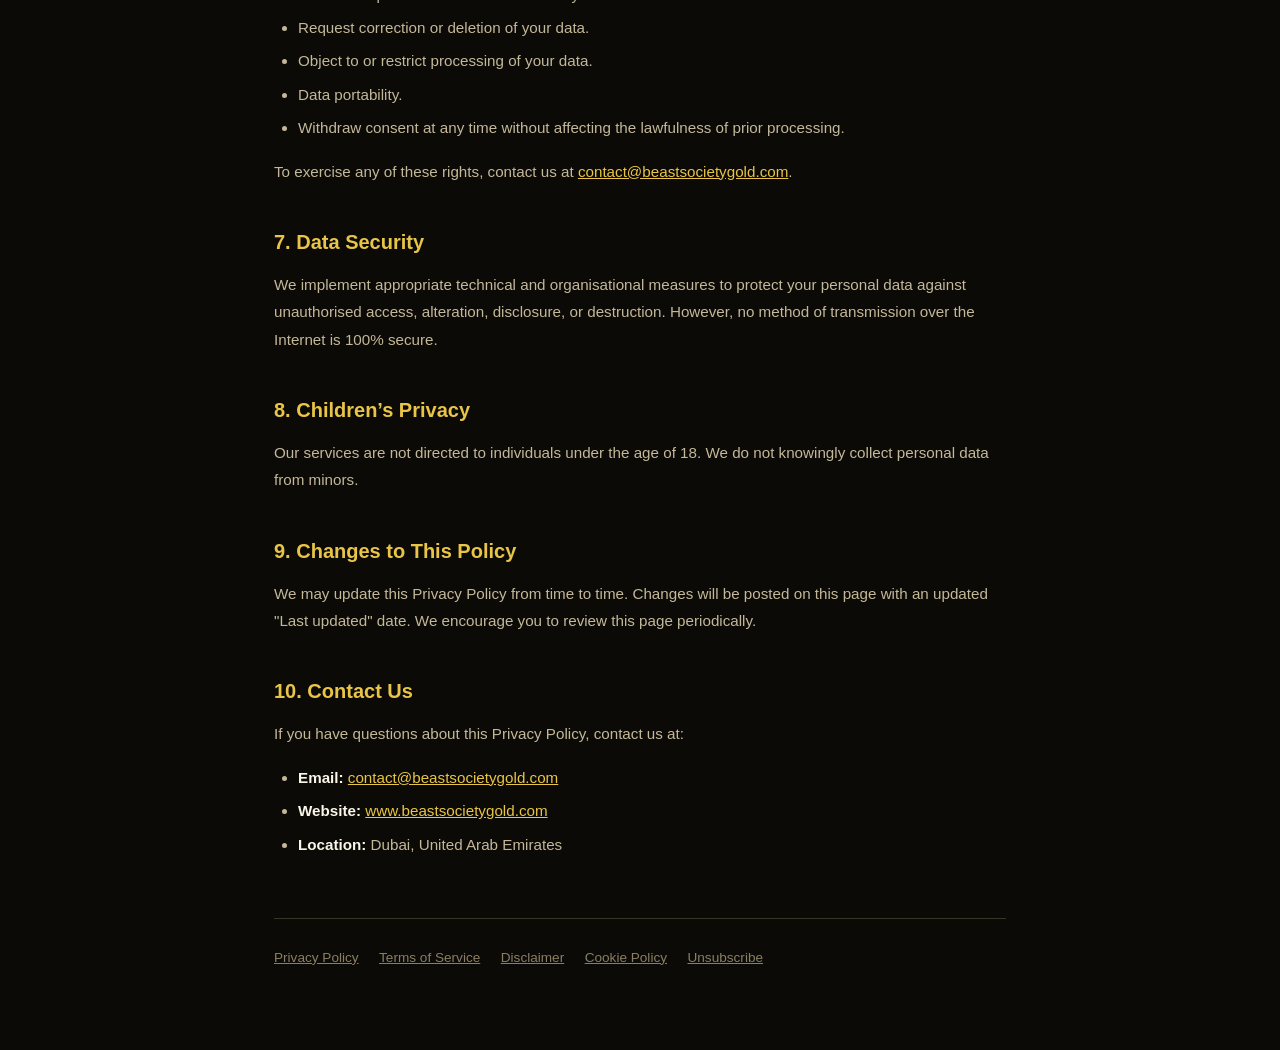
<file: privacy-policy.html>
<!DOCTYPE html>
<html lang="en">
<head>
    <meta charset="UTF-8">
    <meta name="viewport" content="width=device-width, initial-scale=1.0">
    <title>Privacy Policy — Beast Society Gold</title>
    <meta name="description" content="Privacy Policy for Beast Society Gold. Learn how we collect, use, and protect your personal data.">
    <link rel="icon" type="image/svg+xml" href="favicon.svg">
    <link rel="canonical" href="https://www.beastsocietygold.com/privacy-policy.html">
    <meta property="og:type" content="website">
    <meta property="og:url" content="https://www.beastsocietygold.com/privacy-policy.html">
    <meta property="og:title" content="Privacy Policy — Beast Society Gold">
    <meta property="og:description" content="Learn how Beast Society Gold collects, uses, and protects your personal data.">
    <meta property="og:site_name" content="Beast Society Gold">
    <link rel="stylesheet" href="style.css">
    <link rel="stylesheet" href="legal.css">
</head>
<body>
    <nav class="nav" id="nav">
        <div class="nav-container">
            <a href="/" class="nav-logo">beast<span>society</span><span>gold</span></a>
            <ul class="nav-menu" id="navMenu">
                <li><a href="/">Home</a></li>
            </ul>
        </div>
    </nav>

    <section class="legal-page">
        <div class="legal-container">
            <h1>Privacy Policy</h1>
            <span class="last-updated">Last updated: April 27, 2026</span>

            <p>Beast Society Gold ("we," "our," or "us") respects your privacy and is committed to protecting the personal data you share with us. This Privacy Policy explains how we collect, use, disclose, and safeguard your information when you visit our website <strong>www.beastsocietygold.com</strong> or interact with our email communications.</p>

            <h2>1. Information We Collect</h2>
            <h3>Personal Data You Provide</h3>
            <ul>
                <li>Name, email address, and any other information you submit through our contact or subscription forms.</li>
                <li>Communication preferences and opt-in consent for email marketing.</li>
            </ul>
            <h3>Automatically Collected Data</h3>
            <ul>
                <li>IP address, browser type, operating system, and device information.</li>
                <li>Pages visited, time spent on pages, and referring URLs.</li>
                <li>Cookies and similar tracking technologies (see our <a href="cookie-policy.html">Cookie Policy</a>).</li>
            </ul>

            <h2>2. How We Use Your Information</h2>
            <ul>
                <li>To provide and maintain our website and services.</li>
                <li>To send you marketing emails, newsletters, and promotional content that you have opted in to receive.</li>
                <li>To respond to your inquiries and provide customer support.</li>
                <li>To analyze website usage and improve our services.</li>
                <li>To comply with legal obligations.</li>
            </ul>

            <h2>3. Email Marketing Consent</h2>
            <p>By subscribing to our mailing list, you expressly consent to receive commercial email communications from us. Every email includes an unsubscribe link. You can also opt out at any time by visiting our <a href="unsubscribe.html">Unsubscribe page</a> or contacting us directly.</p>

            <h2>4. Data Sharing &amp; Third Parties</h2>
            <p>We do not sell your personal data. We may share data with trusted third-party service providers (such as our email marketing platform, our email service provider) solely for the purpose of delivering our services. These providers are bound by their own privacy policies and data protection agreements.</p>

            <h2>5. Data Retention</h2>
            <p>We retain personal data only as long as necessary to fulfil the purposes described in this policy or as required by law. You may request deletion of your data at any time by contacting us.</p>

            <h2>6. Your Rights (GDPR &amp; International)</h2>
            <p>Depending on your location, you may have the right to:</p>
            <ul>
                <li>Access the personal data we hold about you.</li>
                <li>Request correction or deletion of your data.</li>
                <li>Object to or restrict processing of your data.</li>
                <li>Data portability.</li>
                <li>Withdraw consent at any time without affecting the lawfulness of prior processing.</li>
            </ul>
            <p>To exercise any of these rights, contact us at <a href="mailto:contact@beastsocietygold.com">contact@beastsocietygold.com</a>.</p>

            <h2>7. Data Security</h2>
            <p>We implement appropriate technical and organisational measures to protect your personal data against unauthorised access, alteration, disclosure, or destruction. However, no method of transmission over the Internet is 100% secure.</p>

            <h2>8. Children&rsquo;s Privacy</h2>
            <p>Our services are not directed to individuals under the age of 18. We do not knowingly collect personal data from minors.</p>

            <h2>9. Changes to This Policy</h2>
            <p>We may update this Privacy Policy from time to time. Changes will be posted on this page with an updated "Last updated" date. We encourage you to review this page periodically.</p>

            <h2>10. Contact Us</h2>
            <p>If you have questions about this Privacy Policy, contact us at:</p>
            <ul>
                <li><strong>Email:</strong> <a href="mailto:contact@beastsocietygold.com">contact@beastsocietygold.com</a></li>
                <li><strong>Website:</strong> <a href="https://www.beastsocietygold.com">www.beastsocietygold.com</a></li>
                <li><strong>Location:</strong> Dubai, United Arab Emirates</li>
            </ul>

            <div class="legal-footer">
                <a href="privacy-policy.html">Privacy Policy</a>
                <a href="terms-of-service.html">Terms of Service</a>
                <a href="disclaimer.html">Disclaimer</a>
                <a href="cookie-policy.html">Cookie Policy</a>
                <a href="unsubscribe.html">Unsubscribe</a>
            </div>
        </div>
    </section>

    <div class="cookie-banner" id="cookieBanner" style="display:none;">
        <div class="cookie-content">
            <p>We use cookies to improve your experience. <a href="cookie-policy.html">Learn more</a></p>
            <div class="cookie-actions">
                <button type="button" class="btn btn-primary btn-sm" id="cookieAccept">Accept</button>
                <button type="button" class="btn btn-outline btn-sm" id="cookieDecline">Decline</button>
            </div>
        </div>
    </div>
    <script src="script.js"></script>
</body>
</html>
</file>
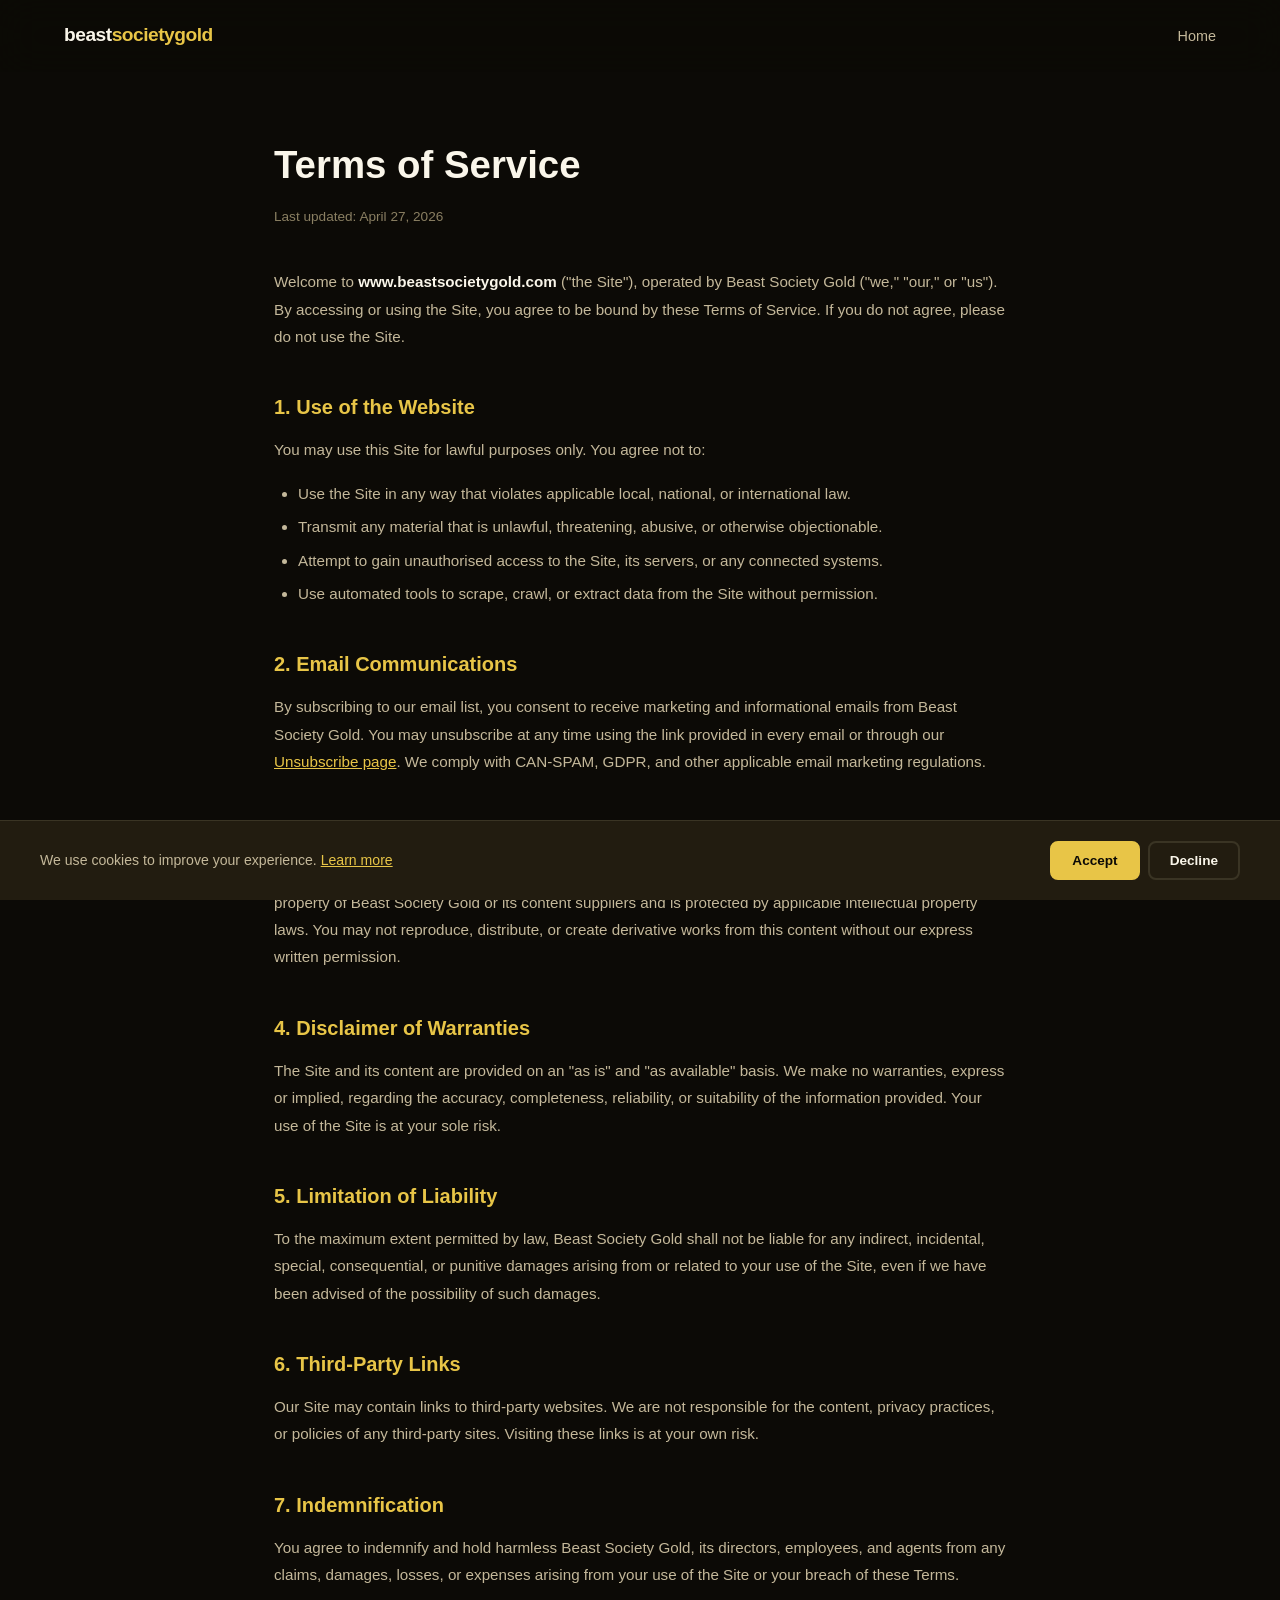
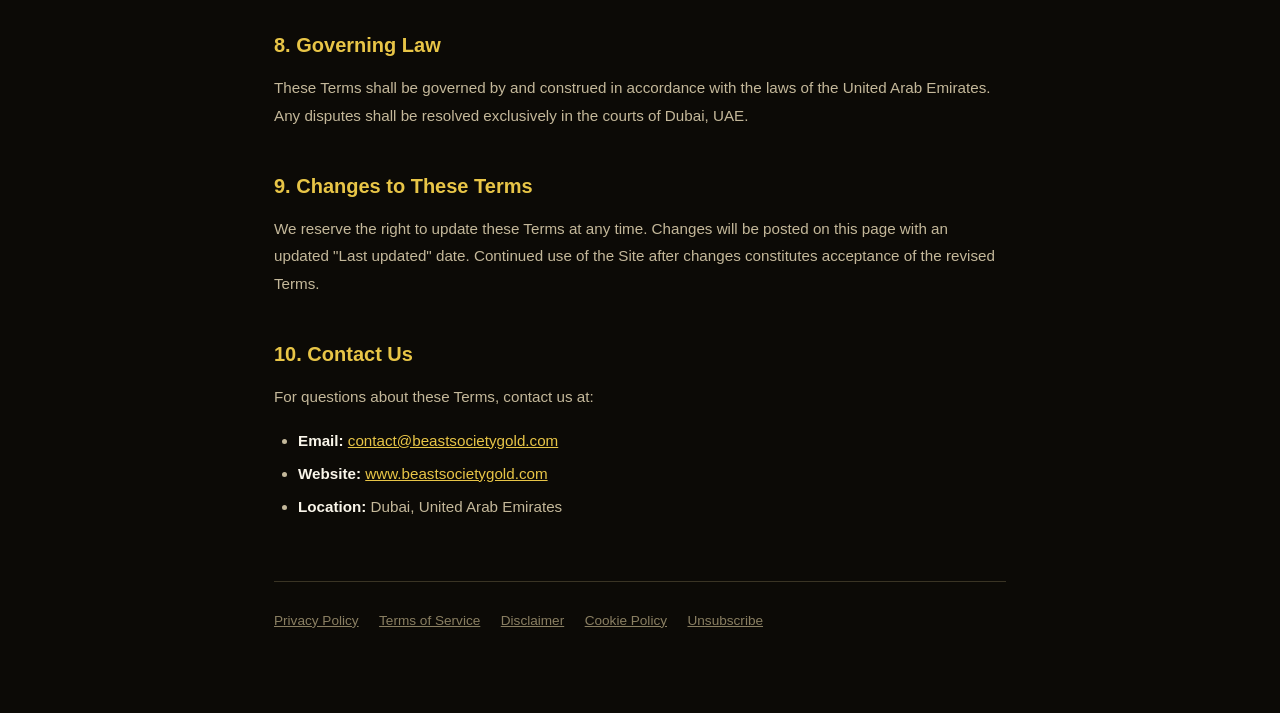
<file: terms-of-service.html>
<!DOCTYPE html>
<html lang="en">
<head>
    <meta charset="UTF-8">
    <meta name="viewport" content="width=device-width, initial-scale=1.0">
    <title>Terms of Service — Beast Society Gold</title>
    <meta name="description" content="Terms of Service for Beast Society Gold. Read the terms governing your use of our website and services.">
    <link rel="icon" type="image/svg+xml" href="favicon.svg">
    <link rel="canonical" href="https://www.beastsocietygold.com/terms-of-service.html">
    <meta property="og:type" content="website">
    <meta property="og:url" content="https://www.beastsocietygold.com/terms-of-service.html">
    <meta property="og:title" content="Terms of Service — Beast Society Gold">
    <meta property="og:description" content="Read the terms governing your use of Beast Society Gold website and services.">
    <meta property="og:site_name" content="Beast Society Gold">
    <link rel="stylesheet" href="style.css">
    <link rel="stylesheet" href="legal.css">
</head>
<body>
    <nav class="nav" id="nav">
        <div class="nav-container">
            <a href="/" class="nav-logo">beast<span>society</span><span>gold</span></a>
            <ul class="nav-menu" id="navMenu">
                <li><a href="/">Home</a></li>
            </ul>
        </div>
    </nav>

    <section class="legal-page">
        <div class="legal-container">
            <h1>Terms of Service</h1>
            <span class="last-updated">Last updated: April 27, 2026</span>

            <p>Welcome to <strong>www.beastsocietygold.com</strong> ("the Site"), operated by Beast Society Gold ("we," "our," or "us"). By accessing or using the Site, you agree to be bound by these Terms of Service. If you do not agree, please do not use the Site.</p>

            <h2>1. Use of the Website</h2>
            <p>You may use this Site for lawful purposes only. You agree not to:</p>
            <ul>
                <li>Use the Site in any way that violates applicable local, national, or international law.</li>
                <li>Transmit any material that is unlawful, threatening, abusive, or otherwise objectionable.</li>
                <li>Attempt to gain unauthorised access to the Site, its servers, or any connected systems.</li>
                <li>Use automated tools to scrape, crawl, or extract data from the Site without permission.</li>
            </ul>

            <h2>2. Email Communications</h2>
            <p>By subscribing to our email list, you consent to receive marketing and informational emails from Beast Society Gold. You may unsubscribe at any time using the link provided in every email or through our <a href="unsubscribe.html">Unsubscribe page</a>. We comply with CAN-SPAM, GDPR, and other applicable email marketing regulations.</p>

            <h2>3. Intellectual Property</h2>
            <p>All content on this Site — including but not limited to text, graphics, logos, images, and software — is the property of Beast Society Gold or its content suppliers and is protected by applicable intellectual property laws. You may not reproduce, distribute, or create derivative works from this content without our express written permission.</p>

            <h2>4. Disclaimer of Warranties</h2>
            <p>The Site and its content are provided on an "as is" and "as available" basis. We make no warranties, express or implied, regarding the accuracy, completeness, reliability, or suitability of the information provided. Your use of the Site is at your sole risk.</p>

            <h2>5. Limitation of Liability</h2>
            <p>To the maximum extent permitted by law, Beast Society Gold shall not be liable for any indirect, incidental, special, consequential, or punitive damages arising from or related to your use of the Site, even if we have been advised of the possibility of such damages.</p>

            <h2>6. Third-Party Links</h2>
            <p>Our Site may contain links to third-party websites. We are not responsible for the content, privacy practices, or policies of any third-party sites. Visiting these links is at your own risk.</p>

            <h2>7. Indemnification</h2>
            <p>You agree to indemnify and hold harmless Beast Society Gold, its directors, employees, and agents from any claims, damages, losses, or expenses arising from your use of the Site or your breach of these Terms.</p>

            <h2>8. Governing Law</h2>
            <p>These Terms shall be governed by and construed in accordance with the laws of the United Arab Emirates. Any disputes shall be resolved exclusively in the courts of Dubai, UAE.</p>

            <h2>9. Changes to These Terms</h2>
            <p>We reserve the right to update these Terms at any time. Changes will be posted on this page with an updated "Last updated" date. Continued use of the Site after changes constitutes acceptance of the revised Terms.</p>

            <h2>10. Contact Us</h2>
            <p>For questions about these Terms, contact us at:</p>
            <ul>
                <li><strong>Email:</strong> <a href="mailto:contact@beastsocietygold.com">contact@beastsocietygold.com</a></li>
                <li><strong>Website:</strong> <a href="https://www.beastsocietygold.com">www.beastsocietygold.com</a></li>
                <li><strong>Location:</strong> Dubai, United Arab Emirates</li>
            </ul>

            <div class="legal-footer">
                <a href="privacy-policy.html">Privacy Policy</a>
                <a href="terms-of-service.html">Terms of Service</a>
                <a href="disclaimer.html">Disclaimer</a>
                <a href="cookie-policy.html">Cookie Policy</a>
                <a href="unsubscribe.html">Unsubscribe</a>
            </div>
        </div>
    </section>

    <div class="cookie-banner" id="cookieBanner" style="display:none;">
        <div class="cookie-content">
            <p>We use cookies to improve your experience. <a href="cookie-policy.html">Learn more</a></p>
            <div class="cookie-actions">
                <button type="button" class="btn btn-primary btn-sm" id="cookieAccept">Accept</button>
                <button type="button" class="btn btn-outline btn-sm" id="cookieDecline">Decline</button>
            </div>
        </div>
    </div>
    <script src="script.js"></script>
</body>
</html>
</file>
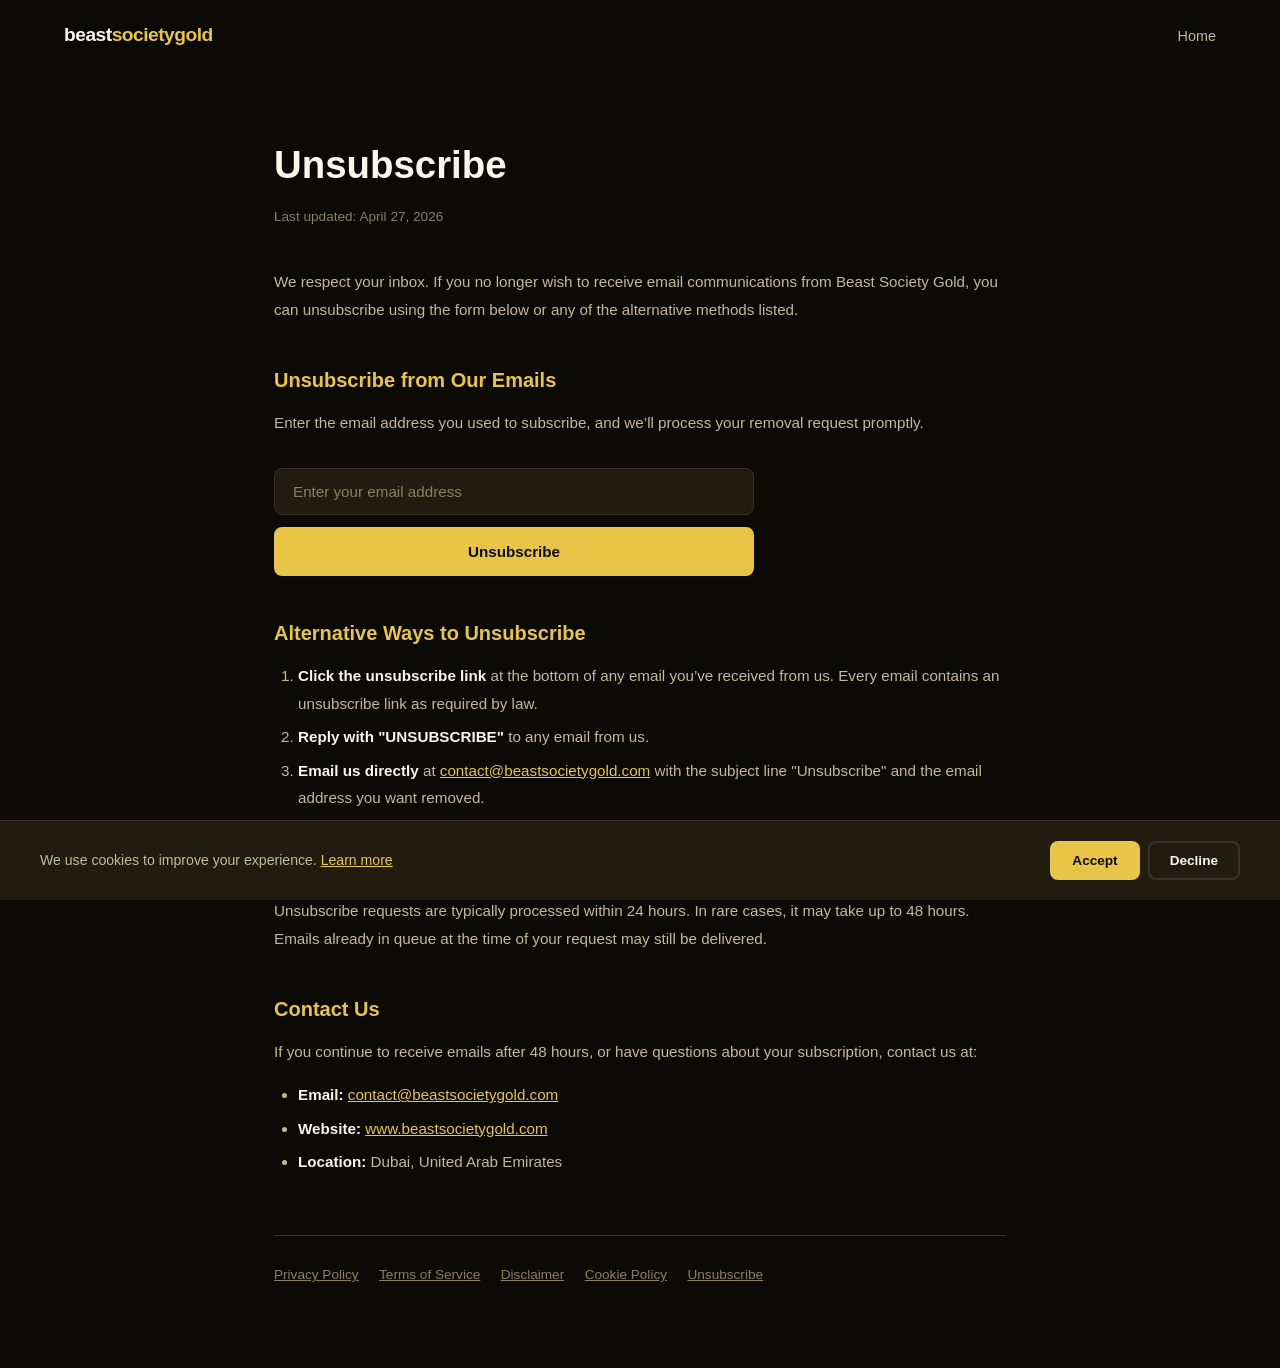
<file: unsubscribe.html>
<!DOCTYPE html>
<html lang="en">
<head>
    <meta charset="UTF-8">
    <meta name="viewport" content="width=device-width, initial-scale=1.0">
    <title>Unsubscribe — Beast Society Gold</title>
    <meta name="description" content="Unsubscribe from Beast Society Gold email communications.">
    <link rel="icon" type="image/svg+xml" href="favicon.svg">
    <link rel="canonical" href="https://www.beastsocietygold.com/unsubscribe.html">
    <meta property="og:type" content="website">
    <meta property="og:url" content="https://www.beastsocietygold.com/unsubscribe.html">
    <meta property="og:title" content="Unsubscribe — Beast Society Gold">
    <meta property="og:description" content="Unsubscribe from Beast Society Gold email communications.">
    <meta property="og:site_name" content="Beast Society Gold">
    <link rel="stylesheet" href="style.css">
    <link rel="stylesheet" href="legal.css">
</head>
<body>
    <nav class="nav" id="nav">
        <div class="nav-container">
            <a href="/" class="nav-logo">beast<span>society</span><span>gold</span></a>
            <ul class="nav-menu" id="navMenu">
                <li><a href="/">Home</a></li>
            </ul>
        </div>
    </nav>

    <section class="legal-page">
        <div class="legal-container">
            <h1>Unsubscribe</h1>
            <span class="last-updated">Last updated: April 27, 2026</span>

            <p>We respect your inbox. If you no longer wish to receive email communications from Beast Society Gold, you can unsubscribe using the form below or any of the alternative methods listed.</p>

            <h2>Unsubscribe from Our Emails</h2>
            <p>Enter the email address you used to subscribe, and we&rsquo;ll process your removal request promptly.</p>

            <form class="unsub-form" id="unsubForm">
                <input type="email" placeholder="Enter your email address" required>
                <button type="submit" class="btn btn-primary btn-full">Unsubscribe</button>
            </form>
            <div class="unsub-success" id="unsubSuccess">
                <strong>Request received.</strong> You have been unsubscribed. Please allow up to 48 hours for the change to take full effect. You may still receive emails that were already scheduled before your request was processed.
            </div>

            <h2>Alternative Ways to Unsubscribe</h2>
            <ol>
                <li><strong>Click the unsubscribe link</strong> at the bottom of any email you&rsquo;ve received from us. Every email contains an unsubscribe link as required by law.</li>
                <li><strong>Reply with "UNSUBSCRIBE"</strong> to any email from us.</li>
                <li><strong>Email us directly</strong> at <a href="mailto:contact@beastsocietygold.com">contact@beastsocietygold.com</a> with the subject line "Unsubscribe" and the email address you want removed.</li>
            </ol>

            <h2>Processing Time</h2>
            <p>Unsubscribe requests are typically processed within 24 hours. In rare cases, it may take up to 48 hours. Emails already in queue at the time of your request may still be delivered.</p>

            <h2>Contact Us</h2>
            <p>If you continue to receive emails after 48 hours, or have questions about your subscription, contact us at:</p>
            <ul>
                <li><strong>Email:</strong> <a href="mailto:contact@beastsocietygold.com">contact@beastsocietygold.com</a></li>
                <li><strong>Website:</strong> <a href="https://www.beastsocietygold.com">www.beastsocietygold.com</a></li>
                <li><strong>Location:</strong> Dubai, United Arab Emirates</li>
            </ul>

            <div class="legal-footer">
                <a href="privacy-policy.html">Privacy Policy</a>
                <a href="terms-of-service.html">Terms of Service</a>
                <a href="disclaimer.html">Disclaimer</a>
                <a href="cookie-policy.html">Cookie Policy</a>
                <a href="unsubscribe.html">Unsubscribe</a>
            </div>
        </div>
    </section>

    <div class="cookie-banner" id="cookieBanner" style="display:none;">
        <div class="cookie-content">
            <p>We use cookies to improve your experience. <a href="cookie-policy.html">Learn more</a></p>
            <div class="cookie-actions">
                <button type="button" class="btn btn-primary btn-sm" id="cookieAccept">Accept</button>
                <button type="button" class="btn btn-outline btn-sm" id="cookieDecline">Decline</button>
            </div>
        </div>
    </div>
    <script>
    (function() {
        var form = document.getElementById('unsubForm');
        var success = document.getElementById('unsubSuccess');
        if (form && success) {
            form.addEventListener('submit', function(e) {
                e.preventDefault();
                form.style.display = 'none';
                success.style.display = 'block';
            });
        }
    })();
    </script>
    <script src="script.js"></script>
</body>
</html>
</file>
<file: style.css>
/* ========== Variables ========== */
:root {
    --bg-primary: #0c0a06;
    --bg-secondary: #161208;
    --bg-card: #221c10;
    --bg-card-hover: #2e2614;
    --accent: #e8c547;
    --accent-light: #f5e08a;
    --accent-dark: #b8942a;
    --text-primary: #faf6ea;
    --text-secondary: #c4b89a;
    --text-muted: #8a7f62;
    --border: #3a3424;
    --radius: 12px;
    --radius-sm: 8px;
    --transition: 0.3s ease;
    --max-width: 1200px;
    --nav-height: 72px;
}

/* ========== Reset ========== */
*, *::before, *::after { box-sizing: border-box; margin: 0; padding: 0; }
html { scroll-behavior: smooth; scroll-padding-top: var(--nav-height); }
body {
    font-family: -apple-system, BlinkMacSystemFont, 'Segoe UI', Roboto, Oxygen, Ubuntu, sans-serif;
    background: var(--bg-primary);
    color: var(--text-primary);
    line-height: 1.7;
    -webkit-font-smoothing: antialiased;
}
a { color: var(--accent); text-decoration: none; transition: color var(--transition); }
a:hover { color: var(--accent-light); }
img { max-width: 100%; height: auto; }
ul { list-style: none; }

/* ========== Utility ========== */
.container { max-width: var(--max-width); margin: 0 auto; padding: 0 24px; }
.highlight { color: var(--accent); }
.section-header { text-align: center; max-width: 640px; margin: 0 auto 60px; }
.section-tag {
    display: inline-block;
    font-size: 0.8rem;
    font-weight: 600;
    letter-spacing: 2px;
    text-transform: uppercase;
    color: var(--accent);
    margin-bottom: 12px;
}
.section-header h2 { font-size: clamp(1.8rem, 4vw, 2.6rem); font-weight: 700; margin-bottom: 16px; line-height: 1.2; }
.section-header p { color: var(--text-secondary); font-size: 1.05rem; }

/* ========== Buttons ========== */
.btn {
    display: inline-flex;
    align-items: center;
    justify-content: center;
    padding: 14px 32px;
    border-radius: var(--radius-sm);
    font-size: 0.95rem;
    font-weight: 600;
    cursor: pointer;
    transition: all var(--transition);
    border: 2px solid transparent;
    text-decoration: none;
}
.btn-primary {
    background: var(--accent);
    color: var(--bg-primary);
    border-color: var(--accent);
}
.btn-primary:hover {
    background: var(--accent-light);
    border-color: var(--accent-light);
    color: var(--bg-primary);
    transform: translateY(-2px);
    box-shadow: 0 8px 24px rgba(232, 197, 71, 0.3);
}
.btn-outline {
    background: transparent;
    color: var(--text-primary);
    border-color: var(--border);
}
.btn-outline:hover {
    border-color: var(--accent);
    color: var(--accent);
    transform: translateY(-2px);
}
.btn-lg { padding: 18px 40px; font-size: 1.05rem; }
.btn-sm { padding: 10px 20px; font-size: 0.85rem; }
.btn-full { width: 100%; }

/* ========== Navigation ========== */
.nav {
    position: fixed;
    top: 0;
    left: 0;
    right: 0;
    height: var(--nav-height);
    z-index: 1000;
    transition: all var(--transition);
    background: rgba(12, 10, 6, 0.8);
    backdrop-filter: blur(20px);
    border-bottom: 1px solid transparent;
}
.nav.scrolled { border-bottom-color: var(--border); background: rgba(12, 10, 6, 0.95); }
.nav-container {
    max-width: var(--max-width);
    margin: 0 auto;
    padding: 0 24px;
    height: 100%;
    display: flex;
    align-items: center;
    justify-content: space-between;
}
.nav-logo {
    font-size: 1.2rem;
    font-weight: 700;
    color: var(--text-primary);
    letter-spacing: -0.5px;
}
.nav-logo span { color: var(--accent); }
.nav-logo:hover { color: var(--text-primary); }
.nav-menu { display: flex; align-items: center; gap: 32px; }
.nav-menu a { color: var(--text-secondary); font-size: 0.9rem; font-weight: 500; }
.nav-menu a:hover { color: var(--text-primary); }
.nav-cta {
    background: var(--accent) !important;
    color: var(--bg-primary) !important;
    padding: 10px 24px !important;
    border-radius: var(--radius-sm) !important;
}
.nav-cta:hover { background: var(--accent-light) !important; }
.nav-toggle { display: none; background: none; border: none; cursor: pointer; padding: 8px; }
.nav-toggle span {
    display: block;
    width: 24px;
    height: 2px;
    background: var(--text-primary);
    margin: 5px 0;
    transition: all var(--transition);
}

/* ========== Hero ========== */
.hero {
    position: relative;
    min-height: 100vh;
    display: flex;
    align-items: center;
    padding-top: var(--nav-height);
    overflow: hidden;
}
.hero-bg {
    position: absolute;
    inset: 0;
    background:
        radial-gradient(ellipse 60% 50% at 50% 0%, rgba(232, 197, 71, 0.08) 0%, transparent 60%),
        radial-gradient(ellipse 40% 40% at 80% 80%, rgba(232, 197, 71, 0.04) 0%, transparent 60%);
}
.hero-content { position: relative; max-width: 720px; padding: 80px 0; }
.hero-badge {
    display: inline-block;
    padding: 8px 16px;
    background: rgba(232, 197, 71, 0.1);
    border: 1px solid rgba(232, 197, 71, 0.2);
    border-radius: 100px;
    font-size: 0.8rem;
    font-weight: 600;
    color: var(--accent);
    letter-spacing: 1px;
    text-transform: uppercase;
    margin-bottom: 24px;
}
.hero h1 { font-size: clamp(2.4rem, 6vw, 4rem); font-weight: 800; line-height: 1.1; margin-bottom: 24px; letter-spacing: -1px; }
.hero-sub { font-size: 1.15rem; color: var(--text-secondary); max-width: 560px; margin-bottom: 40px; line-height: 1.8; }
.hero-actions { display: flex; gap: 16px; flex-wrap: wrap; }

/* ========== Services ========== */
.services { padding: 120px 0; background: var(--bg-secondary); }
.services-grid { display: grid; grid-template-columns: repeat(3, 1fr); gap: 24px; }
.service-card {
    background: var(--bg-card);
    border: 1px solid var(--border);
    border-radius: var(--radius);
    padding: 40px 32px;
    transition: all var(--transition);
}
.service-card:hover {
    border-color: var(--accent);
    transform: translateY(-4px);
    box-shadow: 0 16px 48px rgba(0, 0, 0, 0.3);
}
.service-icon { font-size: 2rem; margin-bottom: 20px; }
.service-card h3 { font-size: 1.15rem; font-weight: 600; margin-bottom: 12px; }
.service-card p { color: var(--text-secondary); font-size: 0.92rem; line-height: 1.7; }

/* ========== Results / Stats ========== */
.results { padding: 120px 0; }
.stats-grid { display: grid; grid-template-columns: repeat(4, 1fr); gap: 24px; }
.stat-card {
    text-align: center;
    padding: 40px 24px;
    background: var(--bg-card);
    border: 1px solid var(--border);
    border-radius: var(--radius);
    transition: all var(--transition);
}
.stat-card:hover { border-color: var(--accent); transform: translateY(-4px); }
.stat-number {
    font-size: 3rem;
    font-weight: 800;
    color: var(--accent);
    display: inline;
    line-height: 1;
}
.stat-suffix { display: inline; font-size: 1.8rem; font-weight: 700; color: var(--accent); }
.stat-label { margin-top: 8px; color: var(--text-secondary); font-size: 0.9rem; font-weight: 500; }

/* ========== About ========== */
.about { padding: 120px 0; background: var(--bg-secondary); }
.about-grid { display: grid; grid-template-columns: 1fr 1fr; gap: 60px; align-items: center; }
.about-content .section-tag { display: block; text-align: left; }
.about-content h2 { font-size: clamp(1.8rem, 3vw, 2.4rem); margin-bottom: 24px; line-height: 1.2; }
.about-content p { color: var(--text-secondary); margin-bottom: 16px; font-size: 1rem; }
.about-content .btn { margin-top: 16px; }
.about-visual { display: flex; flex-direction: column; gap: 16px; }
.about-card {
    background: var(--bg-card);
    border: 1px solid var(--border);
    border-radius: var(--radius);
    padding: 28px 24px;
    display: flex;
    gap: 16px;
    align-items: flex-start;
    transition: all var(--transition);
}
.about-card:hover { border-color: var(--accent); transform: translateX(4px); }
.about-card-icon { font-size: 1.6rem; flex-shrink: 0; }
.about-card h4 { font-size: 1rem; font-weight: 600; margin-bottom: 4px; }
.about-card p { color: var(--text-secondary); font-size: 0.88rem; margin: 0; }

/* ========== CTA Section ========== */
.cta-section { padding: 120px 0; }
.cta-box {
    text-align: center;
    background: linear-gradient(135deg, rgba(232, 197, 71, 0.1), rgba(232, 197, 71, 0.03));
    border: 1px solid rgba(232, 197, 71, 0.2);
    border-radius: var(--radius);
    padding: 80px 40px;
}
.cta-box h2 { font-size: clamp(1.8rem, 3vw, 2.4rem); margin-bottom: 16px; }
.cta-box p { color: var(--text-secondary); max-width: 560px; margin: 0 auto 32px; font-size: 1.05rem; }

/* ========== Contact ========== */
.contact { padding: 120px 0; background: var(--bg-secondary); }
.contact-grid { display: grid; grid-template-columns: 1fr 1fr; gap: 60px; }
.contact-info { display: flex; flex-direction: column; gap: 32px; }
.contact-item { display: flex; gap: 16px; align-items: flex-start; }
.contact-icon { font-size: 1.5rem; flex-shrink: 0; margin-top: 2px; }
.contact-item h4 { font-size: 0.95rem; font-weight: 600; margin-bottom: 4px; }
.contact-item p, .contact-item a { color: var(--text-secondary); font-size: 0.92rem; }
.contact-form { display: flex; flex-direction: column; gap: 16px; }
.form-group input, .form-group textarea {
    width: 100%;
    padding: 14px 18px;
    background: var(--bg-card);
    border: 1px solid var(--border);
    border-radius: var(--radius-sm);
    color: var(--text-primary);
    font-size: 0.95rem;
    font-family: inherit;
    transition: border-color var(--transition);
}
.form-group input:focus, .form-group textarea:focus {
    outline: none;
    border-color: var(--accent);
}
.form-group input::placeholder, .form-group textarea::placeholder { color: var(--text-muted); }

/* ========== Footer ========== */
.footer { padding: 80px 0 40px; border-top: 1px solid var(--border); }
.footer-grid { display: grid; grid-template-columns: 2fr 1fr 1fr 1fr; gap: 40px; margin-bottom: 60px; }
.footer-brand .nav-logo { display: inline-block; margin-bottom: 12px; }
.footer-brand p { color: var(--text-secondary); font-size: 0.9rem; max-width: 280px; }
.footer-links h4 { font-size: 0.9rem; font-weight: 600; margin-bottom: 16px; color: var(--text-primary); }
.footer-links li { margin-bottom: 10px; }
.footer-links a, .footer-links li { color: var(--text-secondary); font-size: 0.88rem; }
.footer-links a:hover { color: var(--accent); }
.footer-bottom {
    display: flex;
    justify-content: space-between;
    align-items: center;
    padding-top: 32px;
    border-top: 1px solid var(--border);
}
.footer-bottom p { color: var(--text-muted); font-size: 0.85rem; }
.footer-legal { display: flex; gap: 12px; align-items: center; }
.footer-legal a { color: var(--text-muted); font-size: 0.85rem; }
.footer-legal a:hover { color: var(--accent); }
.footer-legal span { color: var(--text-muted); font-size: 0.75rem; }

/* ========== Cookie Banner ========== */
.cookie-banner {
    position: fixed;
    bottom: 0;
    left: 0;
    right: 0;
    z-index: 9999;
    background: var(--bg-card);
    border-top: 1px solid var(--border);
    padding: 20px 24px;
    transform: translateY(100%);
    transition: transform 0.5s ease;
}
.cookie-banner.visible { transform: translateY(0); }
.cookie-content {
    max-width: var(--max-width);
    margin: 0 auto;
    display: flex;
    align-items: center;
    justify-content: space-between;
    gap: 24px;
}
.cookie-content p { color: var(--text-secondary); font-size: 0.88rem; margin: 0; }
.cookie-content a { color: var(--accent); text-decoration: underline; }
.cookie-actions { display: flex; gap: 8px; flex-shrink: 0; }

/* ========== Animations ========== */
.fade-in {
    opacity: 0;
    transform: translateY(24px);
    transition: opacity 0.6s ease, transform 0.6s ease;
}
.fade-in.visible { opacity: 1; transform: translateY(0); }

/* ========== Responsive ========== */
@media (max-width: 1024px) {
    .services-grid { grid-template-columns: repeat(2, 1fr); }
    .stats-grid { grid-template-columns: repeat(2, 1fr); }
    .footer-grid { grid-template-columns: 1fr 1fr; gap: 32px; }
}
@media (max-width: 768px) {
    .nav-toggle { display: block; }
    .nav-menu {
        position: fixed;
        top: var(--nav-height);
        left: 0;
        right: 0;
        background: var(--bg-primary);
        border-bottom: 1px solid var(--border);
        flex-direction: column;
        padding: 24px;
        gap: 16px;
        transform: translateY(-100%);
        opacity: 0;
        pointer-events: none;
        transition: all var(--transition);
    }
    .nav-menu.active { transform: translateY(0); opacity: 1; pointer-events: auto; }
    .hero h1 { font-size: 2.2rem; }
    .hero-content { padding: 40px 0; }
    .services-grid { grid-template-columns: 1fr; }
    .stats-grid { grid-template-columns: 1fr 1fr; }
    .about-grid { grid-template-columns: 1fr; gap: 40px; }
    .contact-grid { grid-template-columns: 1fr; gap: 40px; }
    .footer-grid { grid-template-columns: 1fr; }
    .footer-bottom { flex-direction: column; gap: 12px; text-align: center; }
    .cta-box { padding: 48px 24px; }
    .cookie-content { flex-direction: column; text-align: center; }
}
@media (max-width: 480px) {
    .hero h1 { font-size: 1.8rem; }
    .hero-actions { flex-direction: column; }
    .hero-actions .btn { width: 100%; }
    .stats-grid { grid-template-columns: 1fr; }
}
</file>
<file: legal.css>
/* Legal page styles — extends style.css */
.legal-page { padding-top: calc(var(--nav-height) + 60px); padding-bottom: 80px; }
.legal-container { max-width: 780px; margin: 0 auto; padding: 0 24px; }
.legal-container h1 {
    font-size: clamp(1.8rem, 4vw, 2.4rem);
    font-weight: 700;
    margin-bottom: 8px;
    color: var(--text-primary);
}
.legal-container .last-updated {
    color: var(--text-muted);
    font-size: 0.85rem;
    margin-bottom: 40px;
    display: block;
}
.legal-container h2 {
    font-size: 1.25rem;
    font-weight: 600;
    margin-top: 40px;
    margin-bottom: 12px;
    color: var(--accent);
}
.legal-container h3 {
    font-size: 1.05rem;
    font-weight: 600;
    margin-top: 24px;
    margin-bottom: 8px;
}
.legal-container p { color: var(--text-secondary); margin-bottom: 16px; font-size: 0.95rem; line-height: 1.8; }
.legal-container ul, .legal-container ol {
    color: var(--text-secondary);
    margin-bottom: 16px;
    padding-left: 24px;
    font-size: 0.95rem;
    line-height: 1.8;
}
.legal-container li { margin-bottom: 6px; list-style: disc; }
.legal-container ol li { list-style: decimal; }
.legal-container a { color: var(--accent); text-decoration: underline; }
.legal-container strong { color: var(--text-primary); }

/* Unsubscribe form */
.unsub-form { max-width: 480px; margin: 32px 0; }
.unsub-form input[type="email"] {
    width: 100%;
    padding: 14px 18px;
    background: var(--bg-card);
    border: 1px solid var(--border);
    border-radius: var(--radius-sm);
    color: var(--text-primary);
    font-size: 0.95rem;
    font-family: inherit;
    margin-bottom: 12px;
}
.unsub-form input[type="email"]:focus { outline: none; border-color: var(--accent); }
.unsub-form input[type="email"]::placeholder { color: var(--text-muted); }
.unsub-success {
    display: none;
    padding: 20px;
    background: rgba(76, 201, 100, 0.1);
    border: 1px solid rgba(76, 201, 100, 0.3);
    border-radius: var(--radius-sm);
    color: #4cc964;
    margin-top: 16px;
}

/* Legal footer (minimal) */
.legal-footer {
    margin-top: 60px;
    padding-top: 24px;
    border-top: 1px solid var(--border);
}
.legal-footer a { color: var(--text-muted); font-size: 0.85rem; margin-right: 16px; }
.legal-footer a:hover { color: var(--accent); }
</file>
